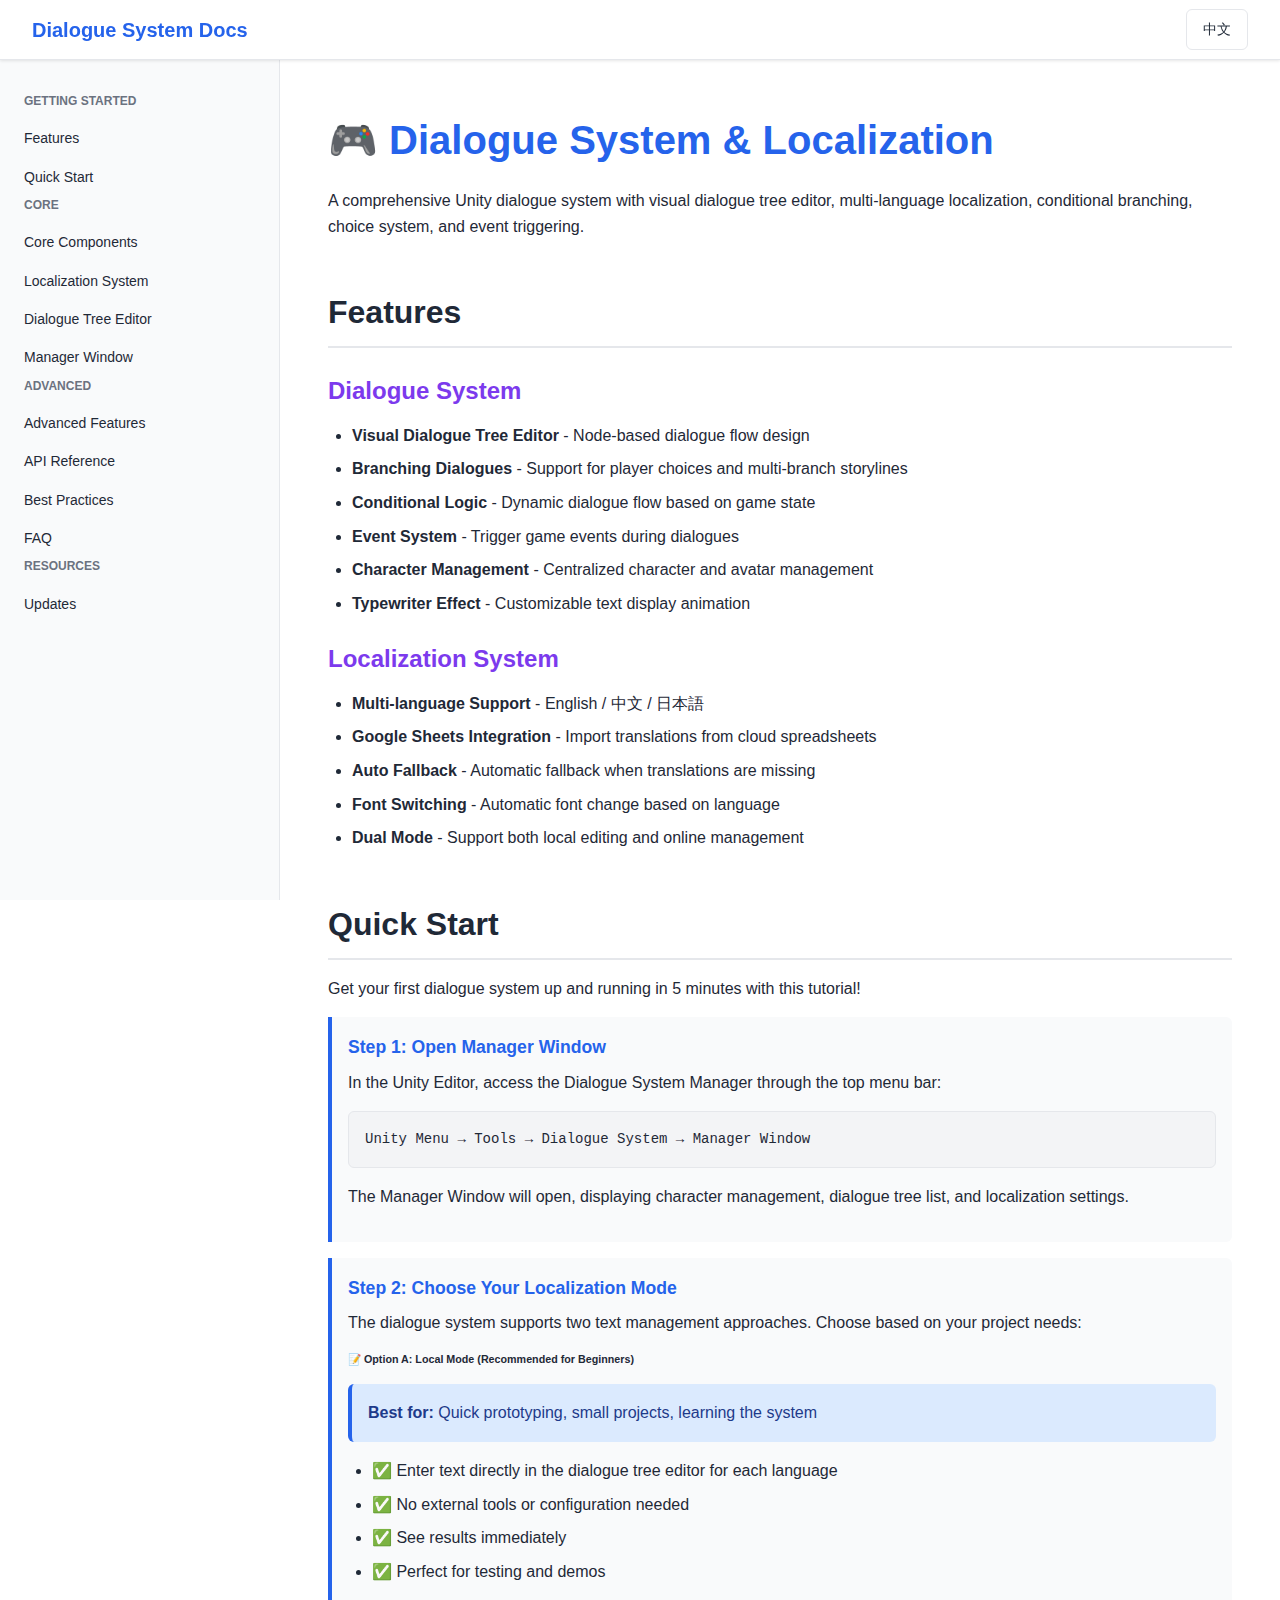
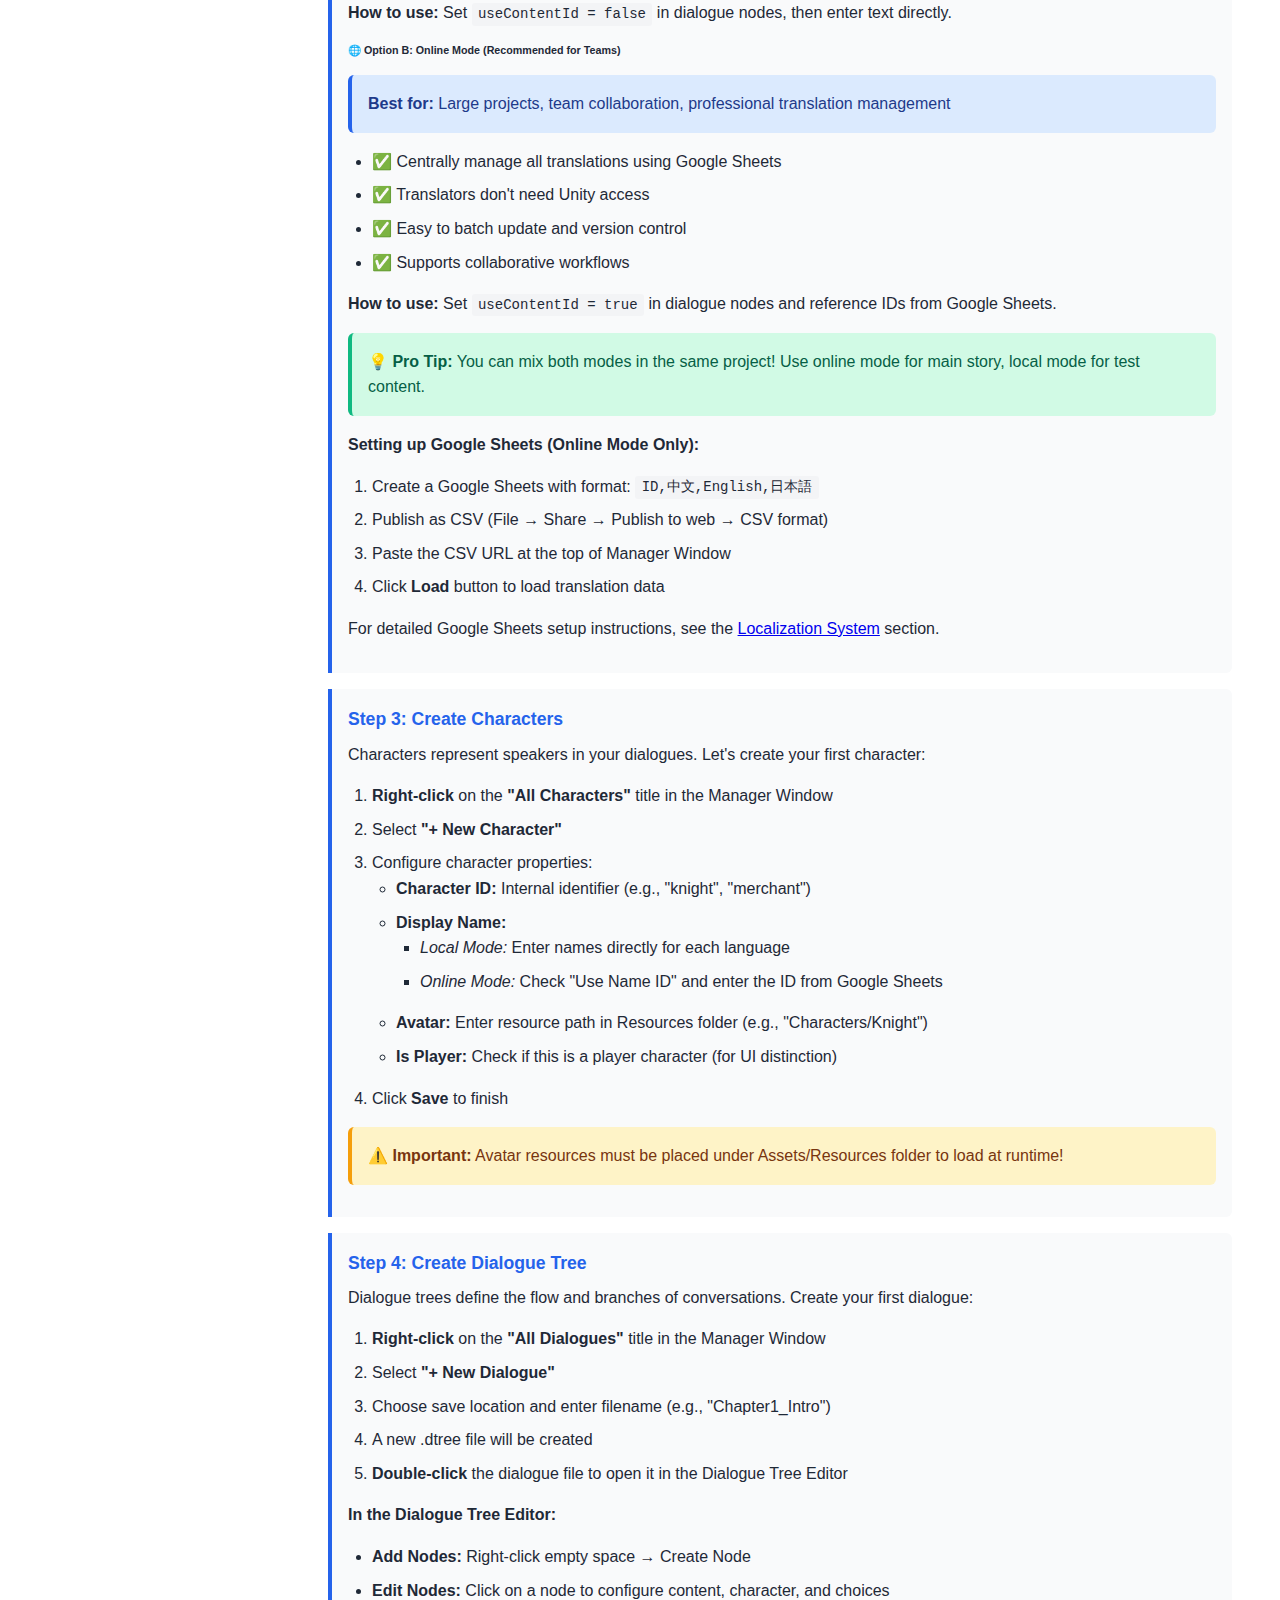
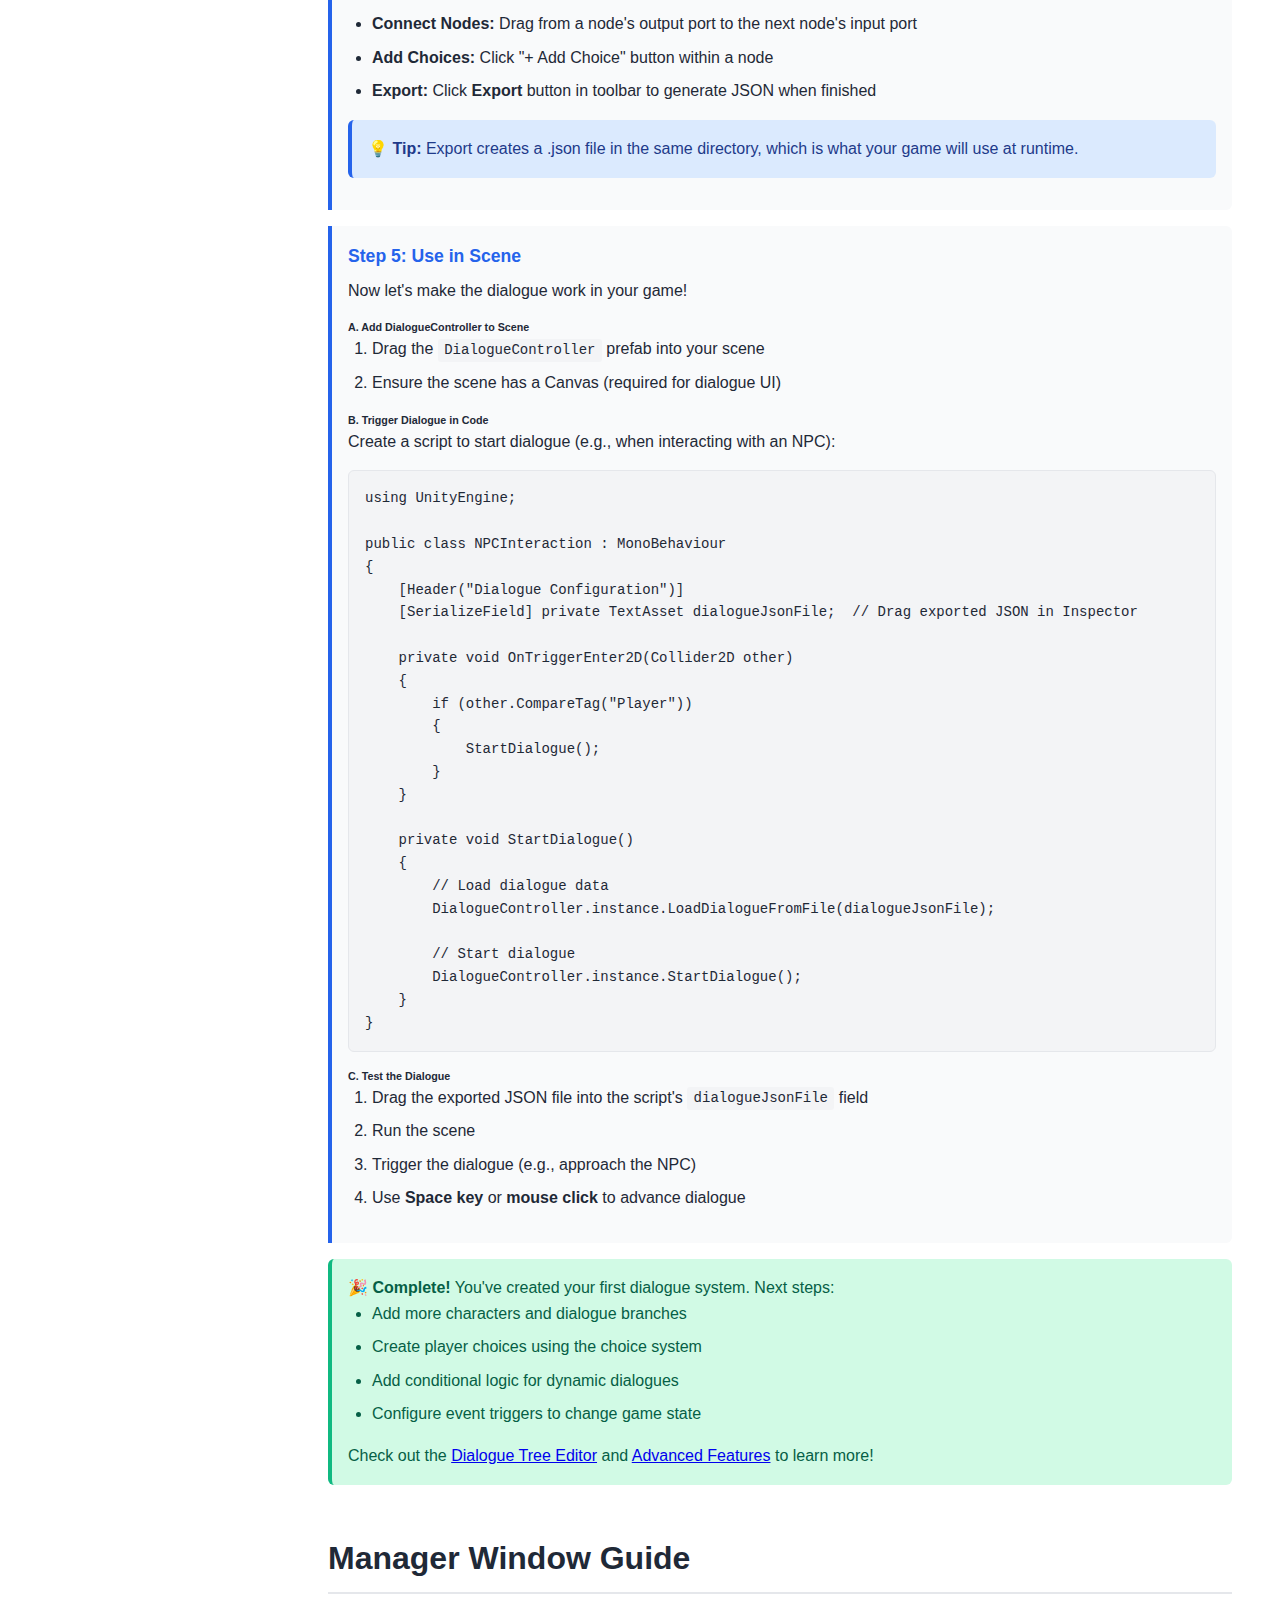
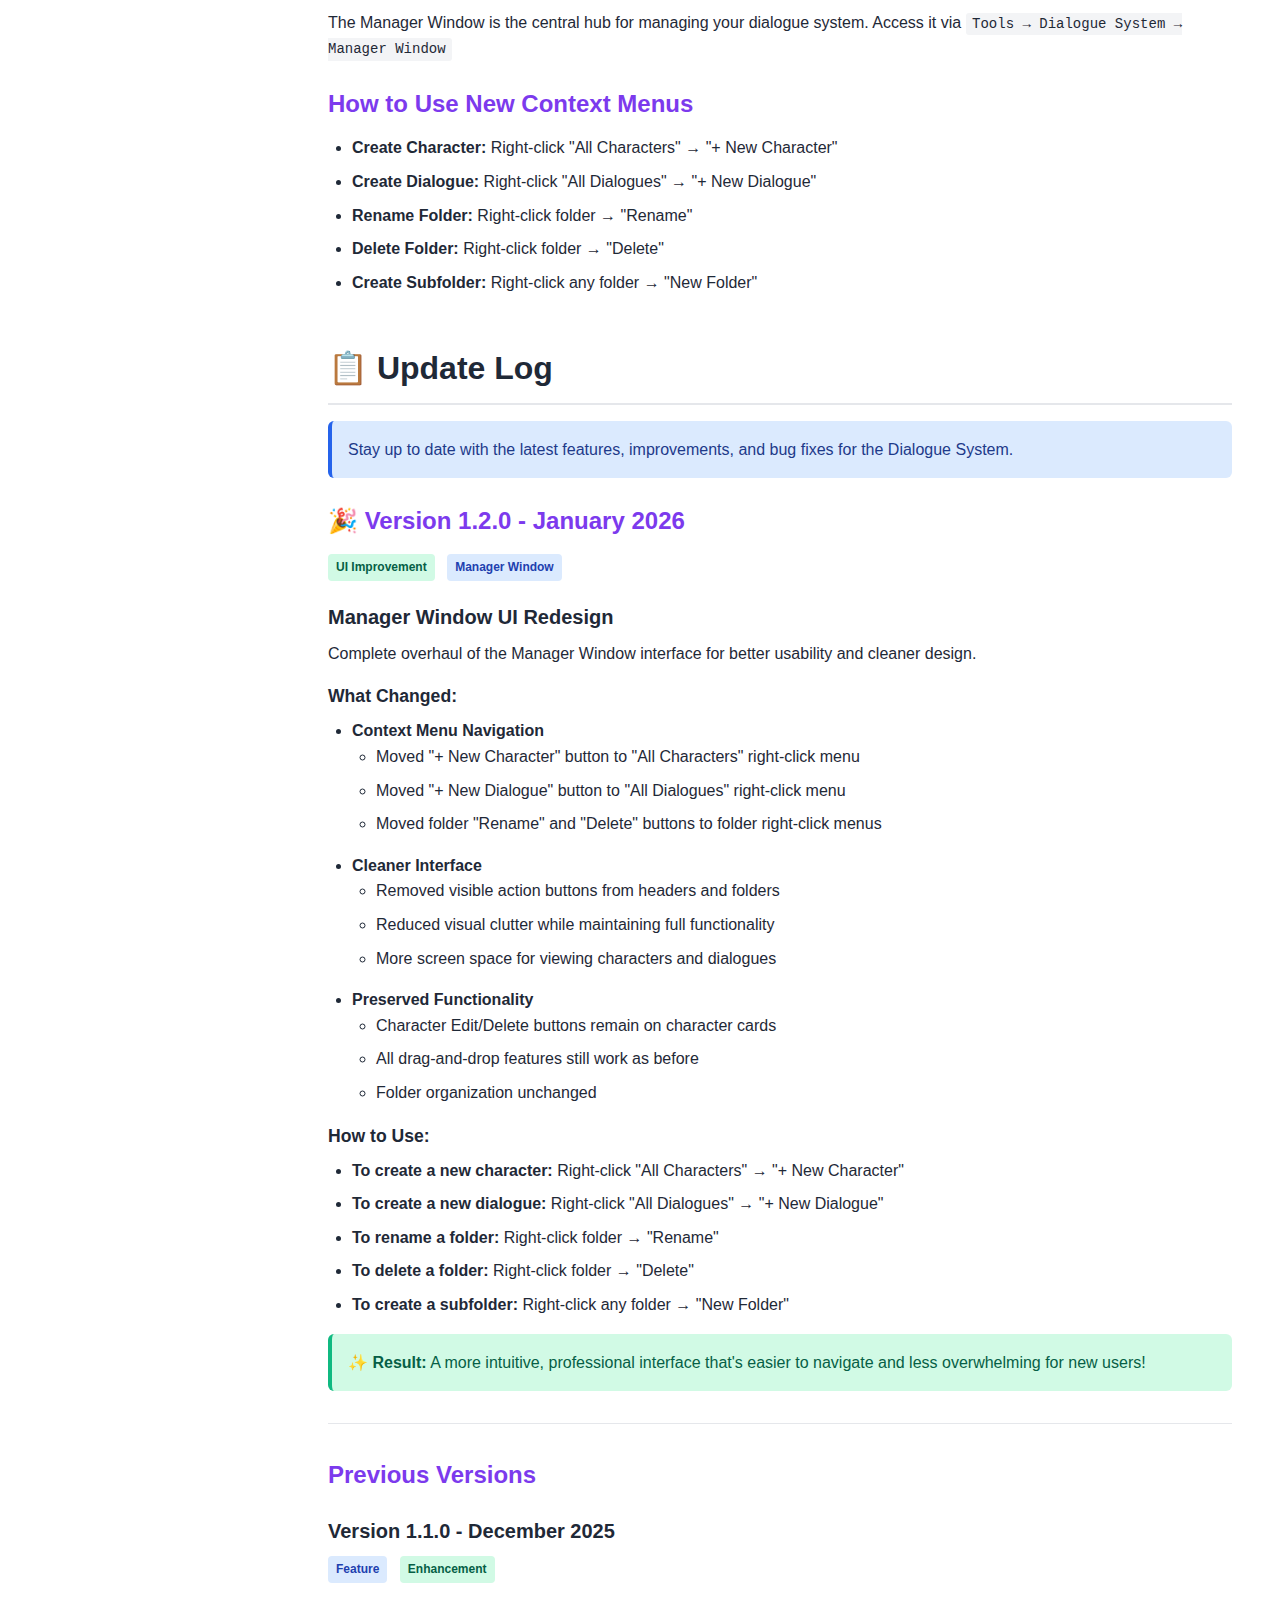
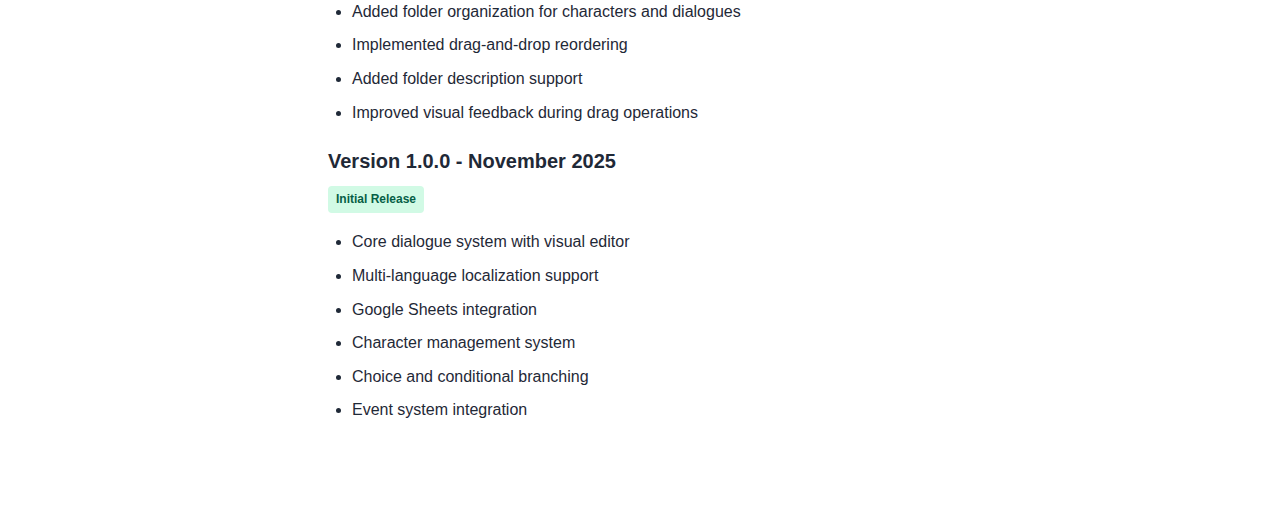
<file: index.html>
<!DOCTYPE html>
<html>
<head>
    <meta charset="UTF-8">
    <meta http-equiv="refresh" content="0; url=index-en.html">
    <title>Redirecting...</title>
</head>
<body>
    <p>Redirecting to documentation...</p>
    <script>
        window.location.href = 'index-en.html';
    </script>
</body>
</html>
</file>
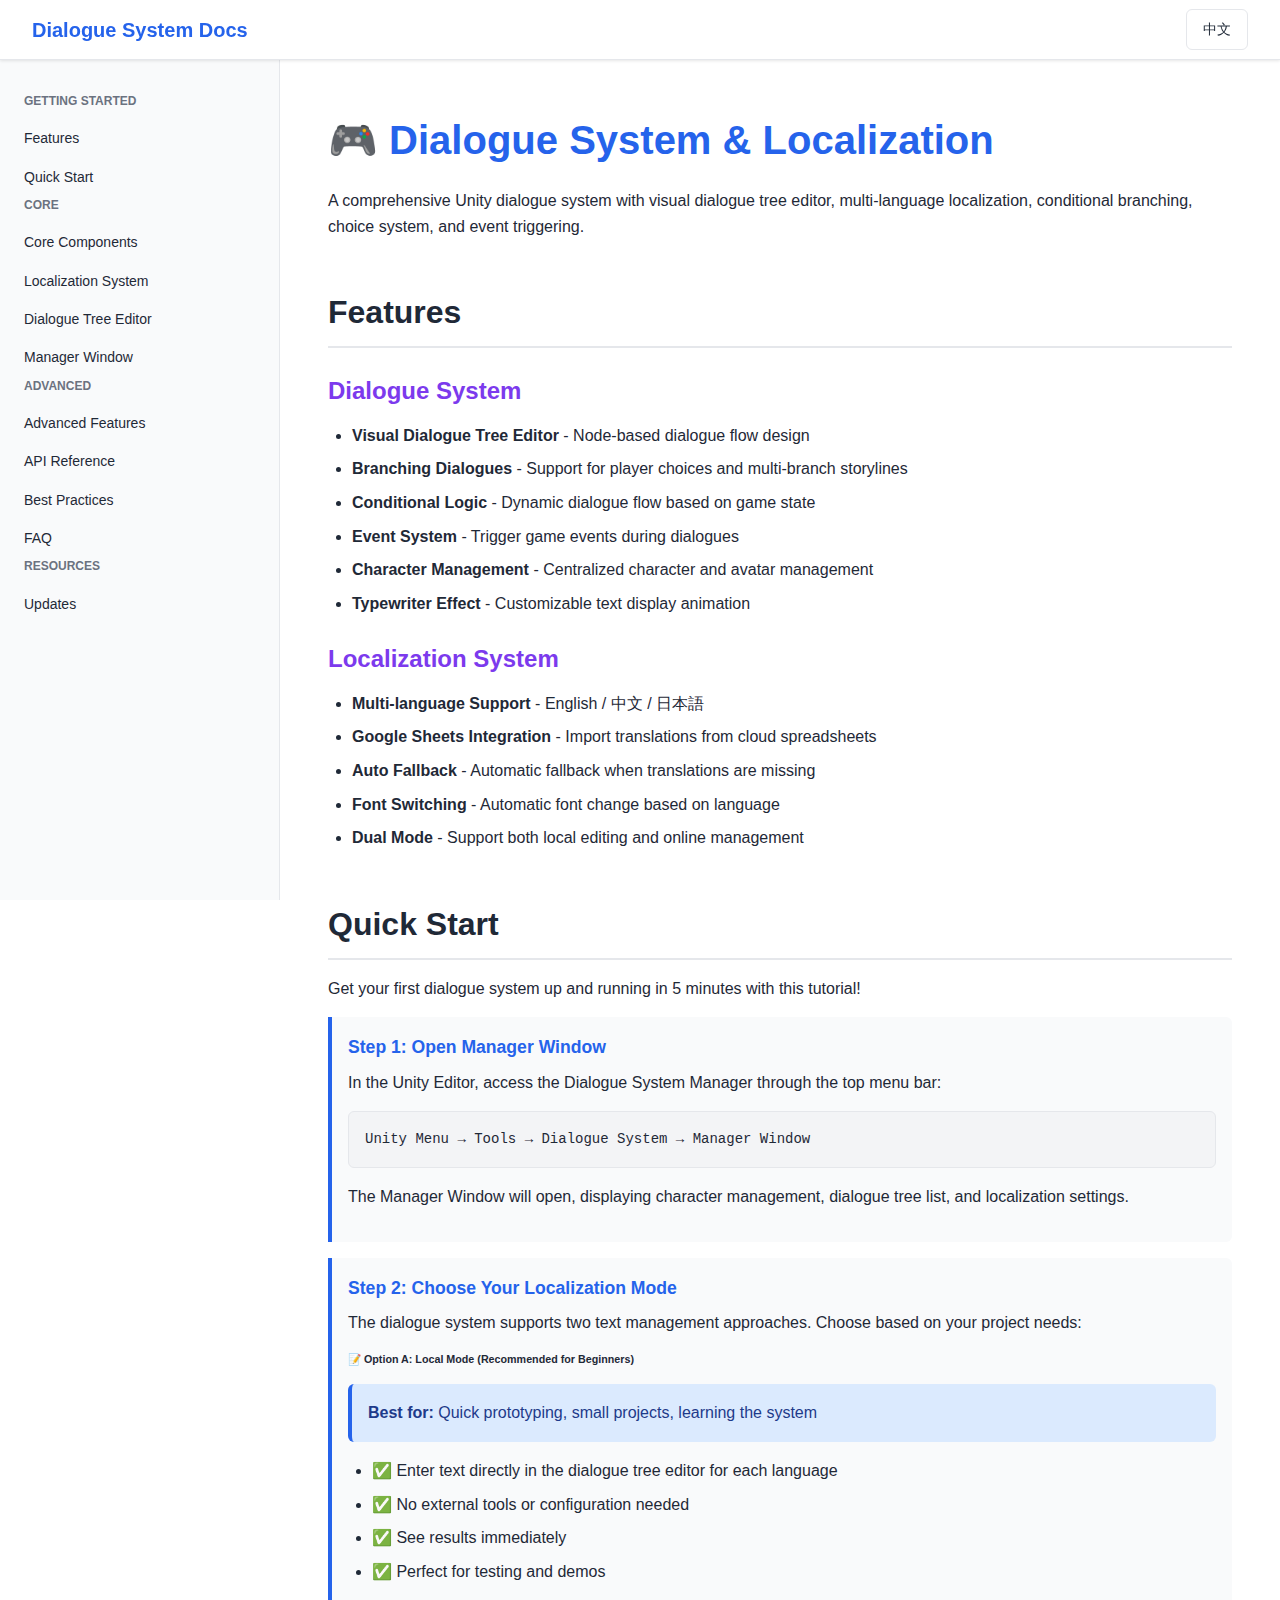
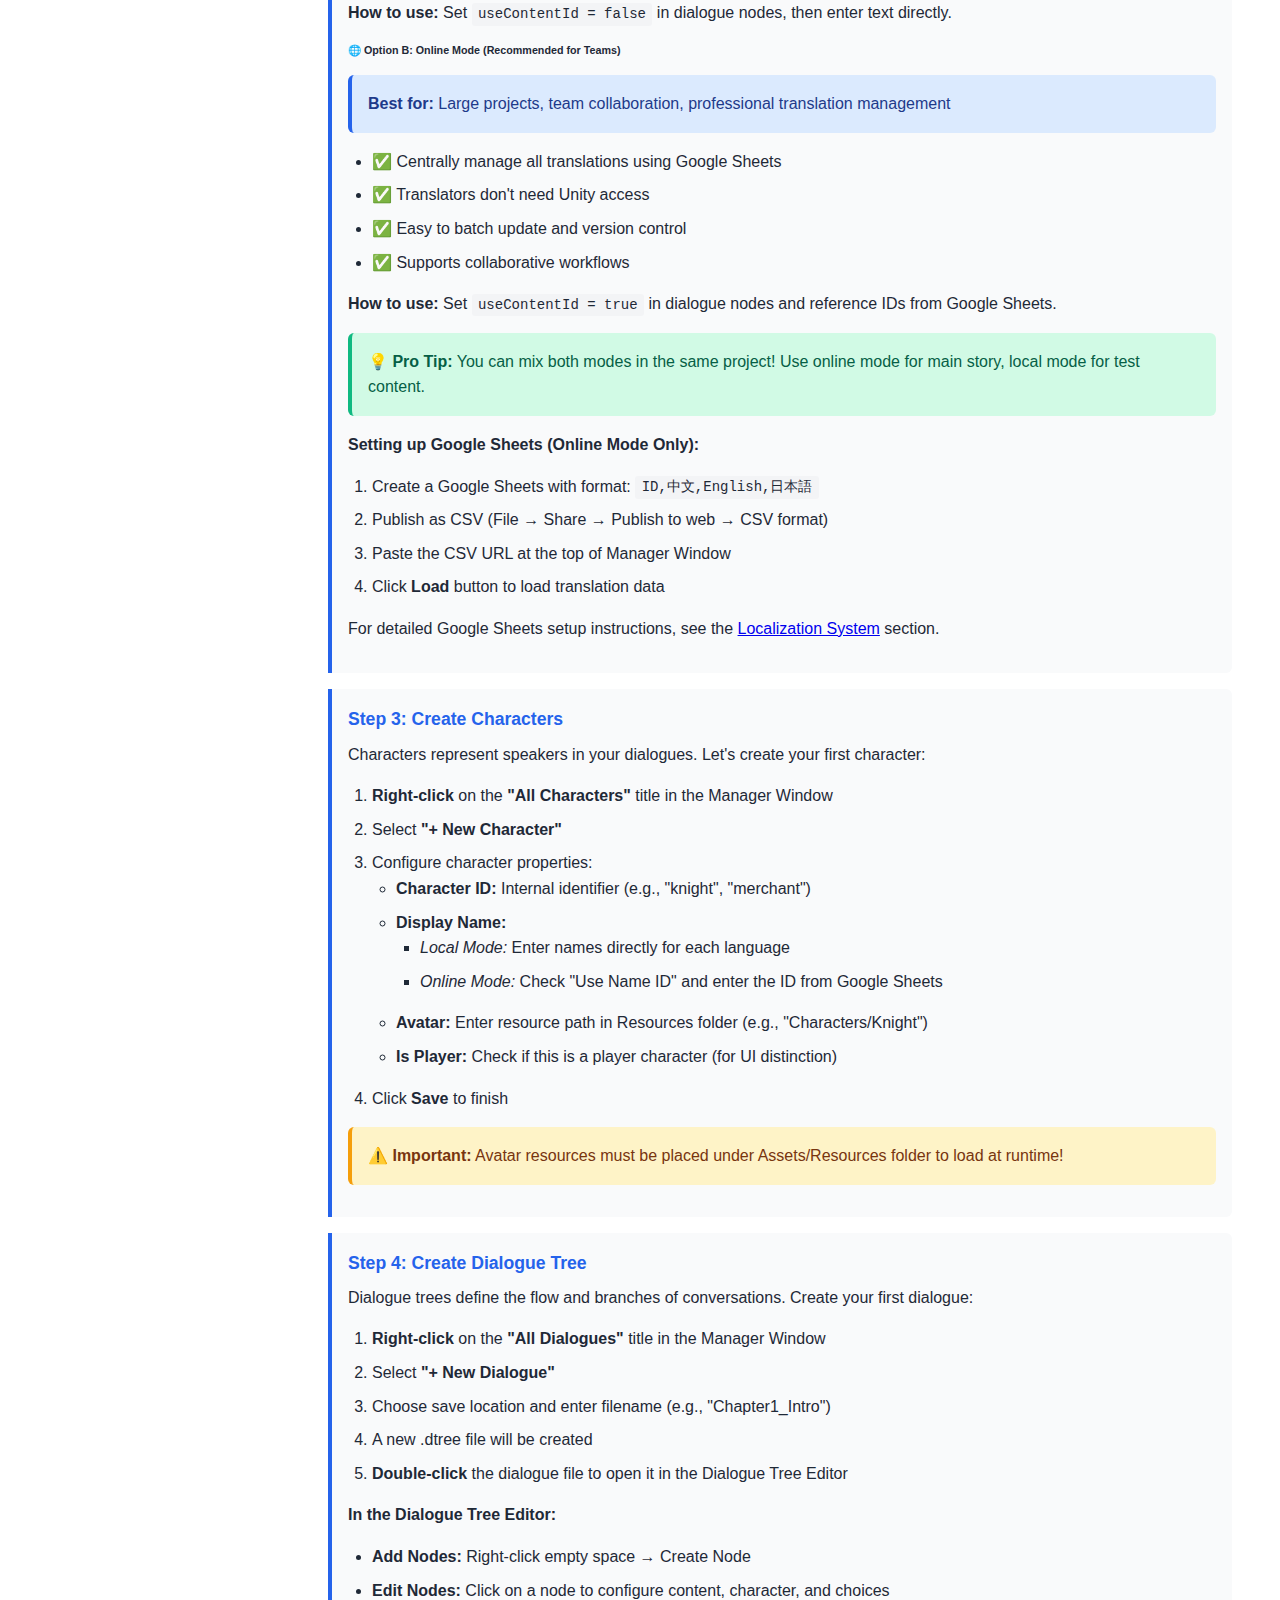
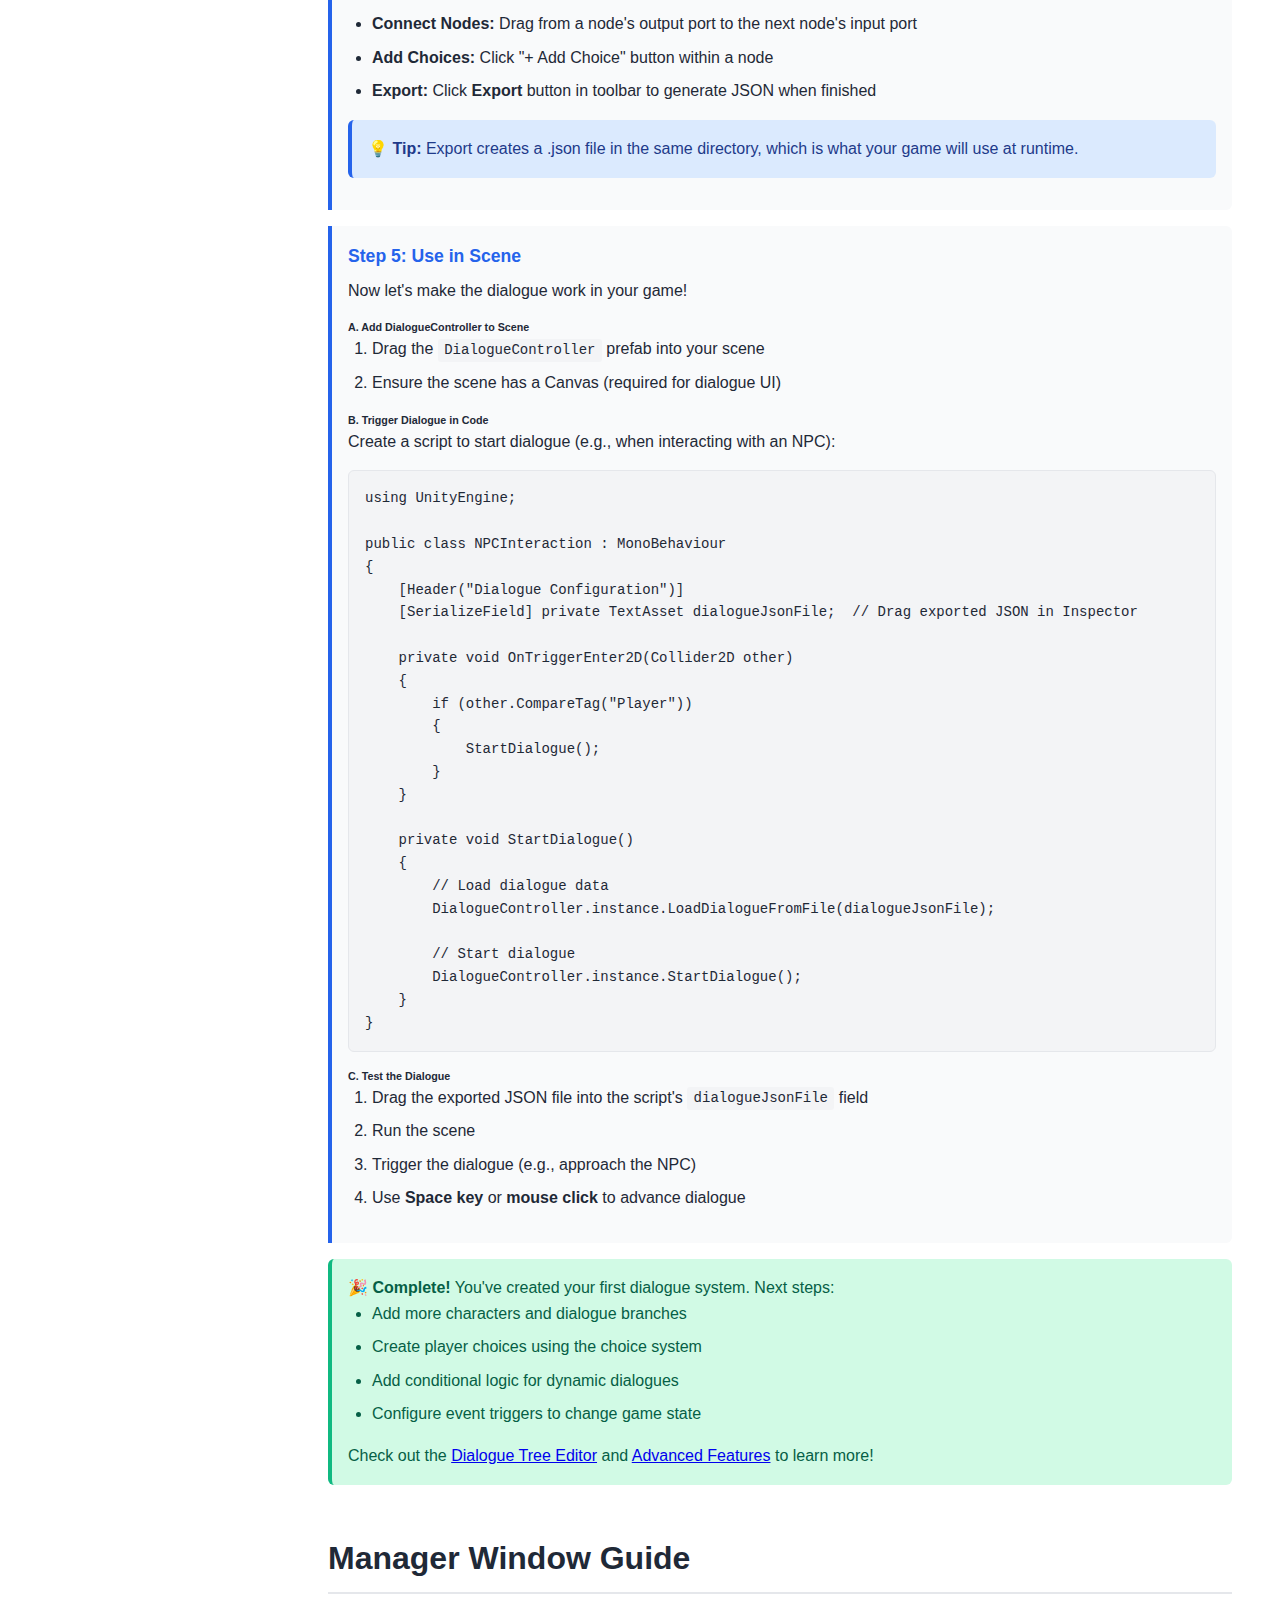
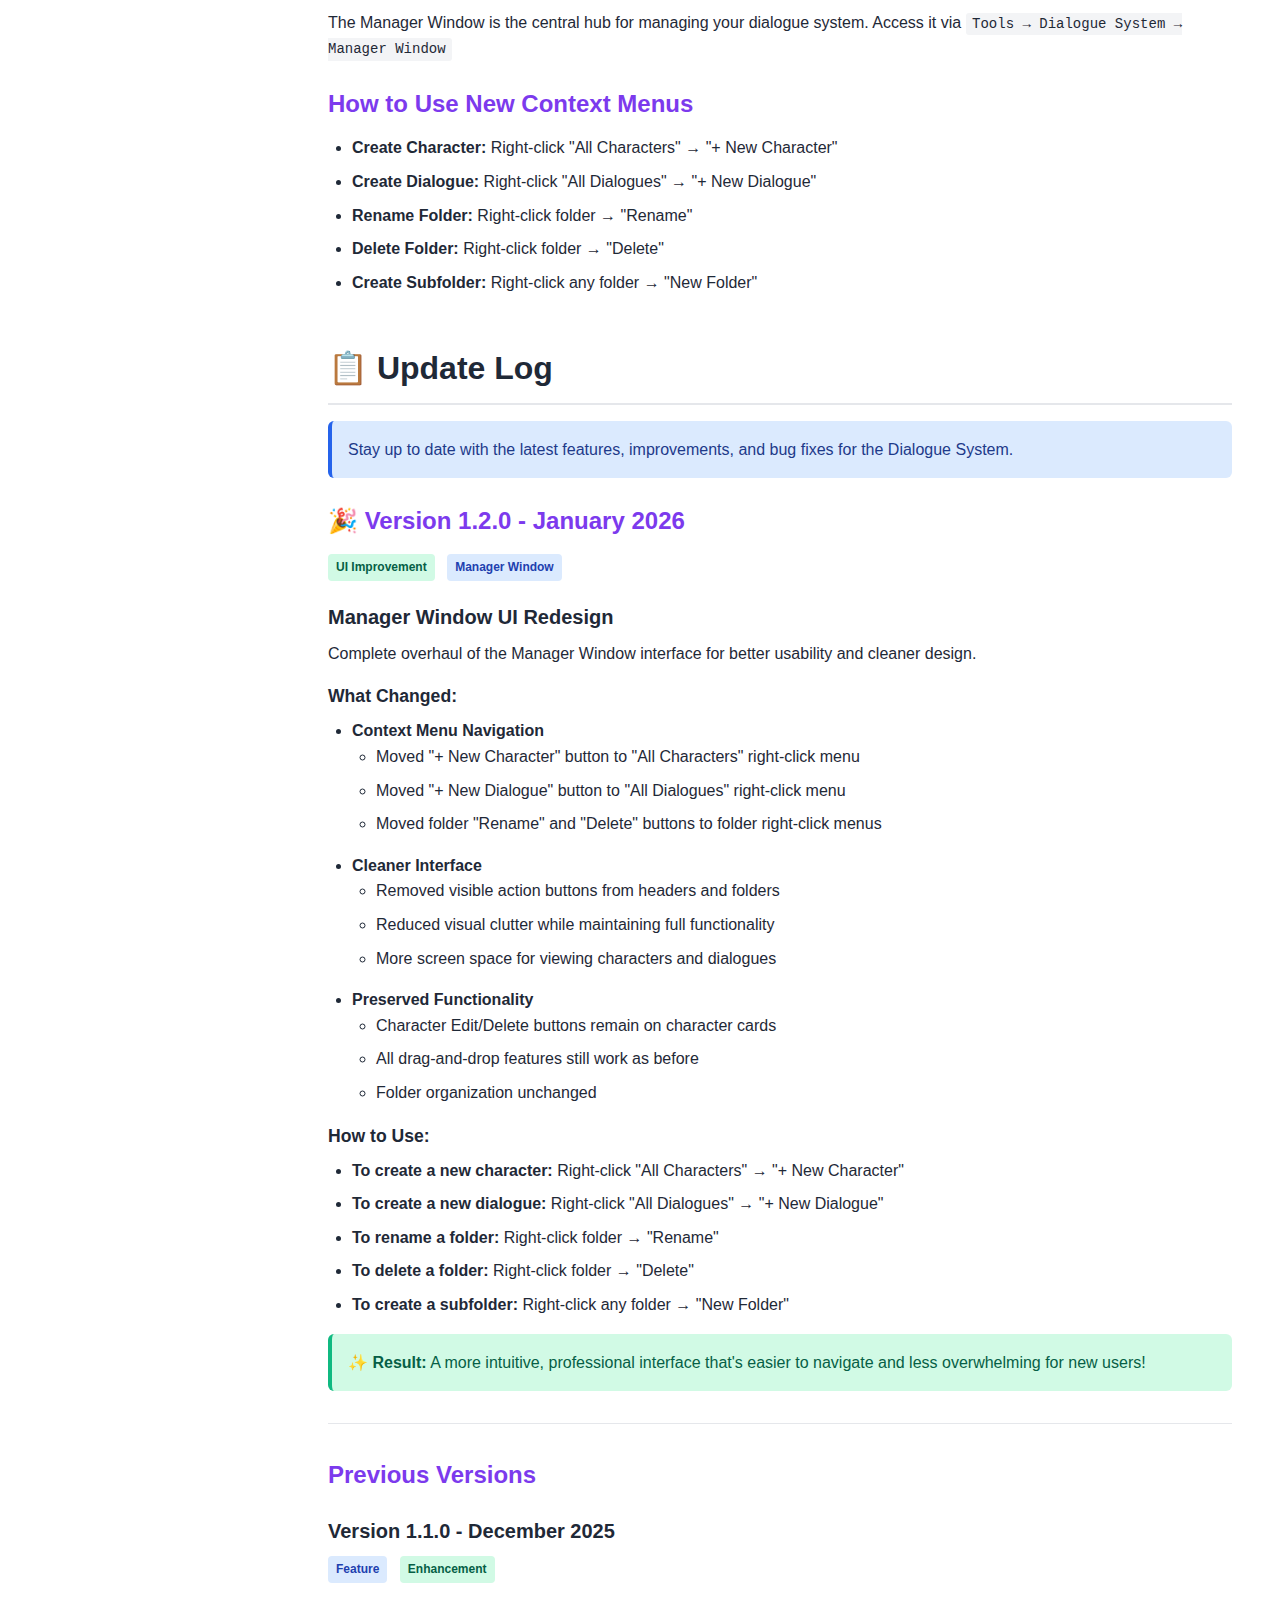
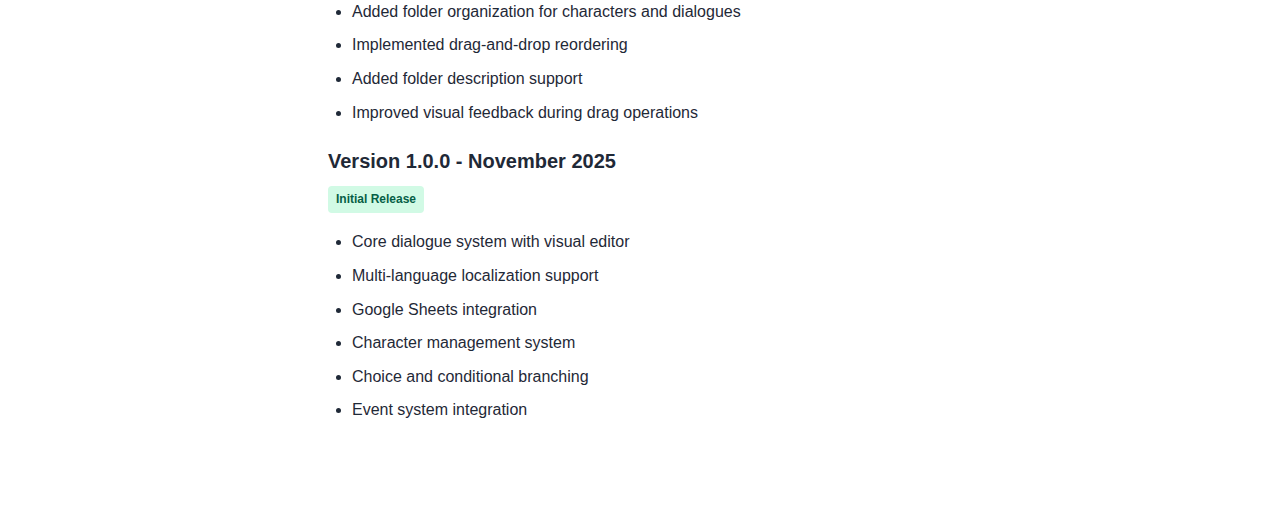
<file: index-en.html>
<!DOCTYPE html>
<html lang="en">
<head>
    <meta charset="UTF-8">
    <meta name="viewport" content="width=device-width, initial-scale=1.0">
    <title>Dialogue System Documentation - English</title>
    <link rel="stylesheet" href="styles.css">
</head>
<body>
    <!-- Header -->
    <header>
        <button class="mobile-menu-btn" onclick="toggleSidebar()">☰</button>
        <a href="#" class="logo">Dialogue System Docs</a>
        <div class="header-right">
            <a href="index-zh.html" class="lang-switch">中文</a>
        </div>
    </header>

    <!-- Sidebar -->
    <nav class="sidebar" id="sidebar">
        <div class="nav-section">
            <div class="nav-title">Getting Started</div>
            <a href="#features" class="nav-link">Features</a>
            <a href="#quick-start" class="nav-link">Quick Start</a>
            
            <div class="nav-title">Core</div>
            <a href="#core-components" class="nav-link">Core Components</a>
            <a href="#localization" class="nav-link">Localization System</a>
            <a href="#dialogue-editor" class="nav-link">Dialogue Tree Editor</a>
            <a href="#manager-window" class="nav-link">Manager Window</a>
            
            <div class="nav-title">Advanced</div>
            <a href="#advanced" class="nav-link">Advanced Features</a>
            <a href="#api" class="nav-link">API Reference</a>
            <a href="#best-practices" class="nav-link">Best Practices</a>
            <a href="#faq" class="nav-link">FAQ</a>
            
            <div class="nav-title">Resources</div>
            <a href="#updates" class="nav-link">Updates</a>
        </div>
    </nav>

    <!-- Main Content -->
    <main class="main">
        <div class="content">
            <section id="intro">
                <h1>🎮 Dialogue System & Localization</h1>
                <p>A comprehensive Unity dialogue system with visual dialogue tree editor, multi-language localization, conditional branching, choice system, and event triggering.</p>
            </section>

            <section id="features">
                <h2>Features</h2>
                
                <h3>Dialogue System</h3>
                <ul>
                    <li><strong>Visual Dialogue Tree Editor</strong> - Node-based dialogue flow design</li>
                    <li><strong>Branching Dialogues</strong> - Support for player choices and multi-branch storylines</li>
                    <li><strong>Conditional Logic</strong> - Dynamic dialogue flow based on game state</li>
                    <li><strong>Event System</strong> - Trigger game events during dialogues</li>
                    <li><strong>Character Management</strong> - Centralized character and avatar management</li>
                    <li><strong>Typewriter Effect</strong> - Customizable text display animation</li>
                </ul>

                <h3>Localization System</h3>
                <ul>
                    <li><strong>Multi-language Support</strong> - English / 中文 / 日本語</li>
                    <li><strong>Google Sheets Integration</strong> - Import translations from cloud spreadsheets</li>
                    <li><strong>Auto Fallback</strong> - Automatic fallback when translations are missing</li>
                    <li><strong>Font Switching</strong> - Automatic font change based on language</li>
                    <li><strong>Dual Mode</strong> - Support both local editing and online management</li>
                </ul>
            </section>

            <section id="quick-start">
                <h2>Quick Start</h2>
                
                <p>Get your first dialogue system up and running in 5 minutes with this tutorial!</p>

                <div class="step-box">
                    <h5>Step 1: Open Manager Window</h5>
                    <p>In the Unity Editor, access the Dialogue System Manager through the top menu bar:</p>
                    <pre><code>Unity Menu → Tools → Dialogue System → Manager Window</code></pre>
                    <p>The Manager Window will open, displaying character management, dialogue tree list, and localization settings.</p>
                </div>

                <div class="step-box">
                    <h5>Step 2: Choose Your Localization Mode</h5>
                    <p>The dialogue system supports two text management approaches. Choose based on your project needs:</p>
                    
                    <h6><strong>📝 Option A: Local Mode (Recommended for Beginners)</strong></h6>
                    <div class="alert alert-info">
                        <strong>Best for:</strong> Quick prototyping, small projects, learning the system
                    </div>
                    <ul>
                        <li>✅ Enter text directly in the dialogue tree editor for each language</li>
                        <li>✅ No external tools or configuration needed</li>
                        <li>✅ See results immediately</li>
                        <li>✅ Perfect for testing and demos</li>
                    </ul>
                    <p><strong>How to use:</strong> Set <code>useContentId = false</code> in dialogue nodes, then enter text directly.</p>
                    
                    <h6><strong>🌐 Option B: Online Mode (Recommended for Teams)</strong></h6>
                    <div class="alert alert-info">
                        <strong>Best for:</strong> Large projects, team collaboration, professional translation management
                    </div>
                    <ul>
                        <li>✅ Centrally manage all translations using Google Sheets</li>
                        <li>✅ Translators don't need Unity access</li>
                        <li>✅ Easy to batch update and version control</li>
                        <li>✅ Supports collaborative workflows</li>
                    </ul>
                    <p><strong>How to use:</strong> Set <code>useContentId = true</code> in dialogue nodes and reference IDs from Google Sheets.</p>
                    
                    <div class="alert alert-success">
                        <strong>💡 Pro Tip:</strong> You can mix both modes in the same project! Use online mode for main story, local mode for test content.
                    </div>

                    <p><strong>Setting up Google Sheets (Online Mode Only):</strong></p>
                    <ol>
                        <li>Create a Google Sheets with format: <code>ID,中文,English,日本語</code></li>
                        <li>Publish as CSV (File → Share → Publish to web → CSV format)</li>
                        <li>Paste the CSV URL at the top of Manager Window</li>
                        <li>Click <strong>Load</strong> button to load translation data</li>
                    </ol>
                    <p>For detailed Google Sheets setup instructions, see the <a href="#localization">Localization System</a> section.</p>
                </div>

                <div class="step-box">
                    <h5>Step 3: Create Characters</h5>
                    <p>Characters represent speakers in your dialogues. Let's create your first character:</p>
                    <ol>
                        <li><strong>Right-click</strong> on the <strong>"All Characters"</strong> title in the Manager Window</li>
                        <li>Select <strong>"+ New Character"</strong></li>
                        <li>Configure character properties:
                            <ul>
                                <li><strong>Character ID:</strong> Internal identifier (e.g., "knight", "merchant")</li>
                                <li><strong>Display Name:</strong>
                                    <ul>
                                        <li><em>Local Mode:</em> Enter names directly for each language</li>
                                        <li><em>Online Mode:</em> Check "Use Name ID" and enter the ID from Google Sheets</li>
                                    </ul>
                                </li>
                                <li><strong>Avatar:</strong> Enter resource path in Resources folder (e.g., "Characters/Knight")</li>
                                <li><strong>Is Player:</strong> Check if this is a player character (for UI distinction)</li>
                            </ul>
                        </li>
                        <li>Click <strong>Save</strong> to finish</li>
                    </ol>
                    
                    <div class="alert alert-warning">
                        <strong>⚠️ Important:</strong> Avatar resources must be placed under Assets/Resources folder to load at runtime!
                    </div>
                </div>

                <div class="step-box">
                    <h5>Step 4: Create Dialogue Tree</h5>
                    <p>Dialogue trees define the flow and branches of conversations. Create your first dialogue:</p>
                    <ol>
                        <li><strong>Right-click</strong> on the <strong>"All Dialogues"</strong> title in the Manager Window</li>
                        <li>Select <strong>"+ New Dialogue"</strong></li>
                        <li>Choose save location and enter filename (e.g., "Chapter1_Intro")</li>
                        <li>A new .dtree file will be created</li>
                        <li><strong>Double-click</strong> the dialogue file to open it in the Dialogue Tree Editor</li>
                    </ol>
                    
                    <p><strong>In the Dialogue Tree Editor:</strong></p>
                    <ul>
                        <li><strong>Add Nodes:</strong> Right-click empty space → Create Node</li>
                        <li><strong>Edit Nodes:</strong> Click on a node to configure content, character, and choices</li>
                        <li><strong>Connect Nodes:</strong> Drag from a node's output port to the next node's input port</li>
                        <li><strong>Add Choices:</strong> Click "+ Add Choice" button within a node</li>
                        <li><strong>Export:</strong> Click <strong>Export</strong> button in toolbar to generate JSON when finished</li>
                    </ul>
                    
                    <div class="alert alert-info">
                        <strong>💡 Tip:</strong> Export creates a .json file in the same directory, which is what your game will use at runtime.
                    </div>
                </div>

                <div class="step-box">
                    <h5>Step 5: Use in Scene</h5>
                    <p>Now let's make the dialogue work in your game!</p>
                    
                    <h6><strong>A. Add DialogueController to Scene</strong></h6>
                    <ol>
                        <li>Drag the <code>DialogueController</code> prefab into your scene</li>
                        <li>Ensure the scene has a Canvas (required for dialogue UI)</li>
                    </ol>
                    
                    <h6><strong>B. Trigger Dialogue in Code</strong></h6>
                    <p>Create a script to start dialogue (e.g., when interacting with an NPC):</p>
                    <pre><code>using UnityEngine;

public class NPCInteraction : MonoBehaviour
{
    [Header("Dialogue Configuration")]
    [SerializeField] private TextAsset dialogueJsonFile;  // Drag exported JSON in Inspector
    
    private void OnTriggerEnter2D(Collider2D other)
    {
        if (other.CompareTag("Player"))
        {
            StartDialogue();
        }
    }
    
    private void StartDialogue()
    {
        // Load dialogue data
        DialogueController.instance.LoadDialogueFromFile(dialogueJsonFile);
        
        // Start dialogue
        DialogueController.instance.StartDialogue();
    }
}</code></pre>

                    <h6><strong>C. Test the Dialogue</strong></h6>
                    <ol>
                        <li>Drag the exported JSON file into the script's <code>dialogueJsonFile</code> field</li>
                        <li>Run the scene</li>
                        <li>Trigger the dialogue (e.g., approach the NPC)</li>
                        <li>Use <strong>Space key</strong> or <strong>mouse click</strong> to advance dialogue</li>
                    </ol>
                </div>

                <div class="alert alert-success">
                    <strong>🎉 Complete!</strong> You've created your first dialogue system. Next steps:
                    <ul>
                        <li>Add more characters and dialogue branches</li>
                        <li>Create player choices using the choice system</li>
                        <li>Add conditional logic for dynamic dialogues</li>
                        <li>Configure event triggers to change game state</li>
                    </ul>
                    Check out the <a href="#dialogue-editor">Dialogue Tree Editor</a> and <a href="#advanced">Advanced Features</a> to learn more!
                </div>
            </section>

            <section id="manager-window">
                <h2>Manager Window Guide</h2>
                
                <p>The Manager Window is the central hub for managing your dialogue system. Access it via <code>Tools → Dialogue System → Manager Window</code></p>

                <h3>How to Use New Context Menus</h3>
                <ul>
                    <li><strong>Create Character:</strong> Right-click "All Characters" → "+ New Character"</li>
                    <li><strong>Create Dialogue:</strong> Right-click "All Dialogues" → "+ New Dialogue"</li>
                    <li><strong>Rename Folder:</strong> Right-click folder → "Rename"</li>
                    <li><strong>Delete Folder:</strong> Right-click folder → "Delete"</li>
                    <li><strong>Create Subfolder:</strong> Right-click any folder → "New Folder"</li>
                </ul>
            </section>

            <section id="updates">
                <h2>📋 Update Log</h2>
                
                <div class="alert alert-info">
                    Stay up to date with the latest features, improvements, and bug fixes for the Dialogue System.
                </div>

                <h3>🎉 Version 1.2.0 - January 2026</h3>
                <p><span class="badge badge-success">UI Improvement</span> <span class="badge badge-info">Manager Window</span></p>
                
                <h4>Manager Window UI Redesign</h4>
                <p>Complete overhaul of the Manager Window interface for better usability and cleaner design.</p>
                
                <h5>What Changed:</h5>
                <ul>
                    <li><strong>Context Menu Navigation</strong>
                        <ul>
                            <li>Moved "+ New Character" button to "All Characters" right-click menu</li>
                            <li>Moved "+ New Dialogue" button to "All Dialogues" right-click menu</li>
                            <li>Moved folder "Rename" and "Delete" buttons to folder right-click menus</li>
                        </ul>
                    </li>
                    <li><strong>Cleaner Interface</strong>
                        <ul>
                            <li>Removed visible action buttons from headers and folders</li>
                            <li>Reduced visual clutter while maintaining full functionality</li>
                            <li>More screen space for viewing characters and dialogues</li>
                        </ul>
                    </li>
                    <li><strong>Preserved Functionality</strong>
                        <ul>
                            <li>Character Edit/Delete buttons remain on character cards</li>
                            <li>All drag-and-drop features still work as before</li>
                            <li>Folder organization unchanged</li>
                        </ul>
                    </li>
                </ul>

                <h5>How to Use:</h5>
                <ul>
                    <li><strong>To create a new character:</strong> Right-click "All Characters" → "+ New Character"</li>
                    <li><strong>To create a new dialogue:</strong> Right-click "All Dialogues" → "+ New Dialogue"</li>
                    <li><strong>To rename a folder:</strong> Right-click folder → "Rename"</li>
                    <li><strong>To delete a folder:</strong> Right-click folder → "Delete"</li>
                    <li><strong>To create a subfolder:</strong> Right-click any folder → "New Folder"</li>
                </ul>

                <div class="alert alert-success">
                    <strong>✨ Result:</strong> A more intuitive, professional interface that's easier to navigate and less overwhelming for new users!
                </div>

                <hr style="margin: 2rem 0; border: 0; border-top: 1px solid var(--border-color);">

                <h3>Previous Versions</h3>
                
                <h4>Version 1.1.0 - December 2025</h4>
                <p><span class="badge badge-info">Feature</span> <span class="badge badge-success">Enhancement</span></p>
                <ul>
                    <li>Added folder organization for characters and dialogues</li>
                    <li>Implemented drag-and-drop reordering</li>
                    <li>Added folder description support</li>
                    <li>Improved visual feedback during drag operations</li>
                </ul>

                <h4>Version 1.0.0 - November 2025</h4>
                <p><span class="badge badge-success">Initial Release</span></p>
                <ul>
                    <li>Core dialogue system with visual editor</li>
                    <li>Multi-language localization support</li>
                    <li>Google Sheets integration</li>
                    <li>Character management system</li>
                    <li>Choice and conditional branching</li>
                    <li>Event system integration</li>
                </ul>
            </section>
        </div>
    </main>

    <!-- Back to Top Button -->
    <div class="back-to-top" id="backToTop" onclick="scrollToTop()">↑</div>

    <script src="script.js"></script>
</body>
</html>
</file>
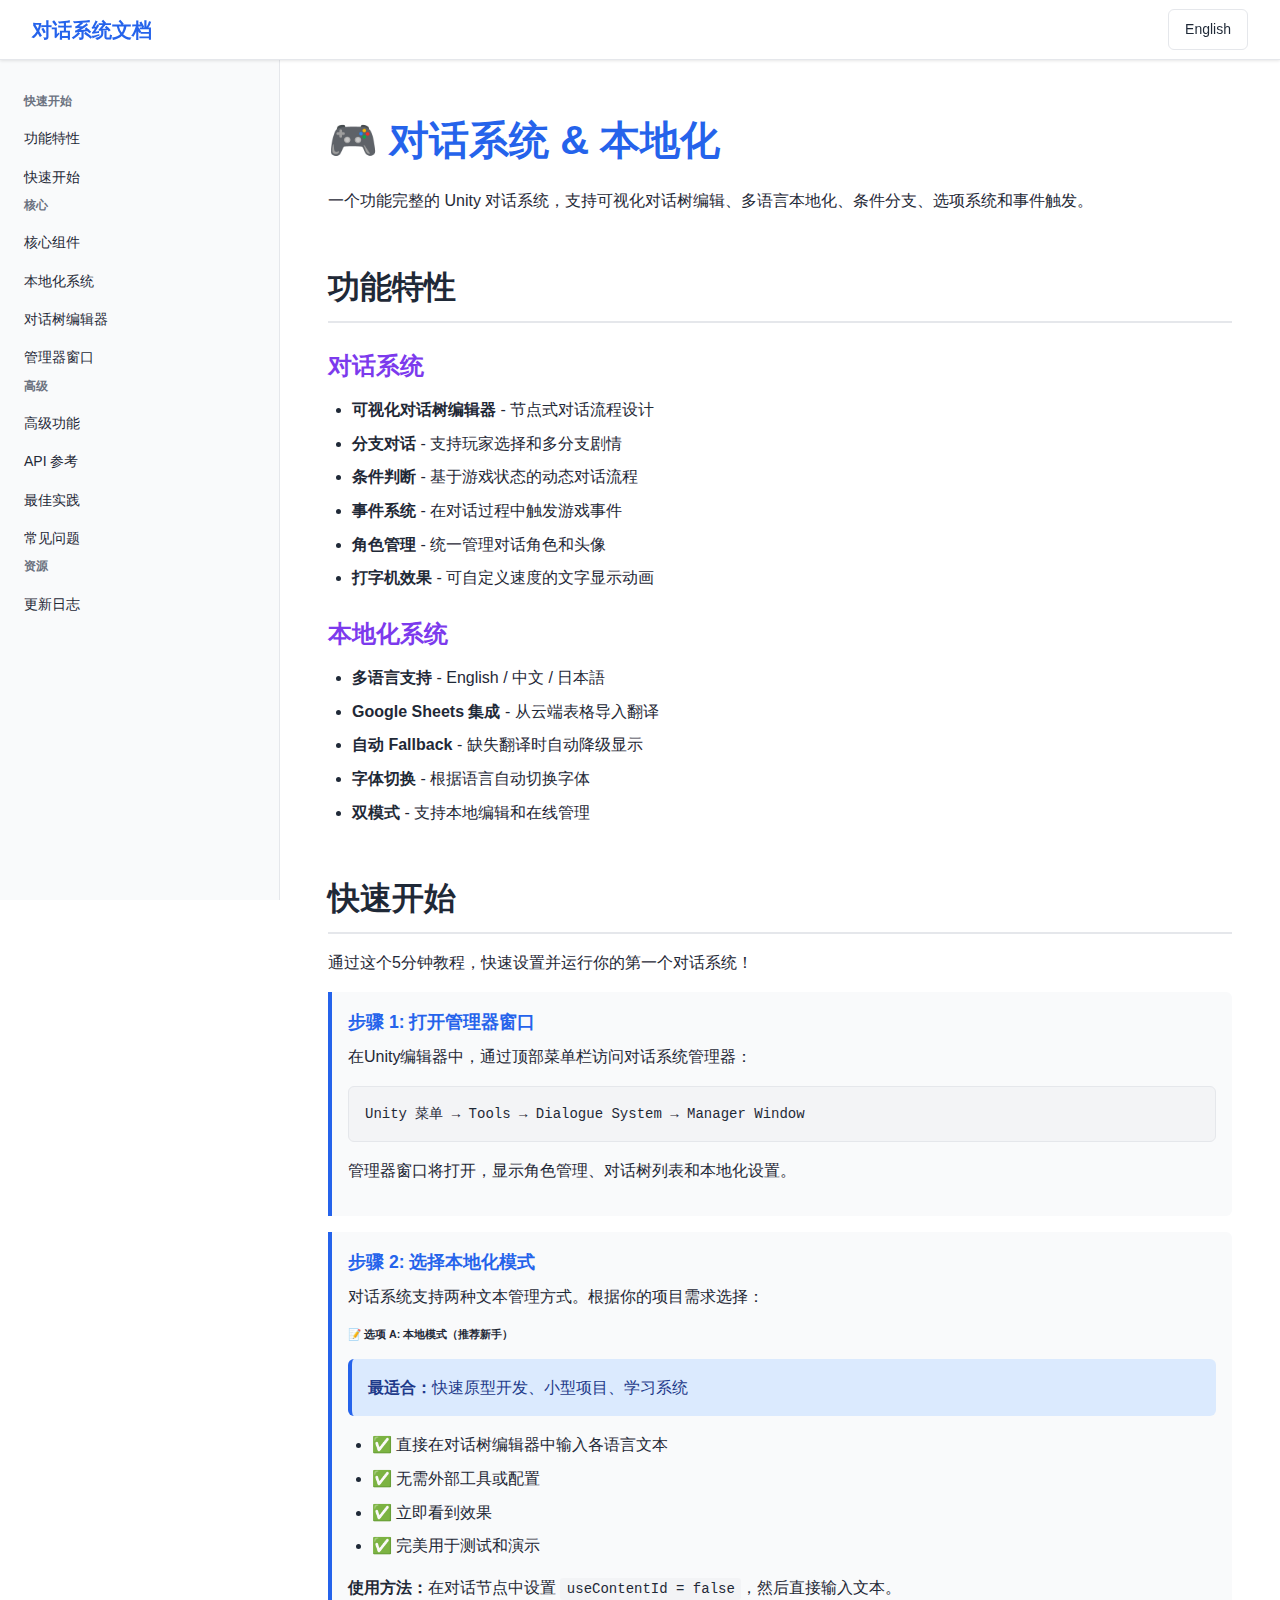
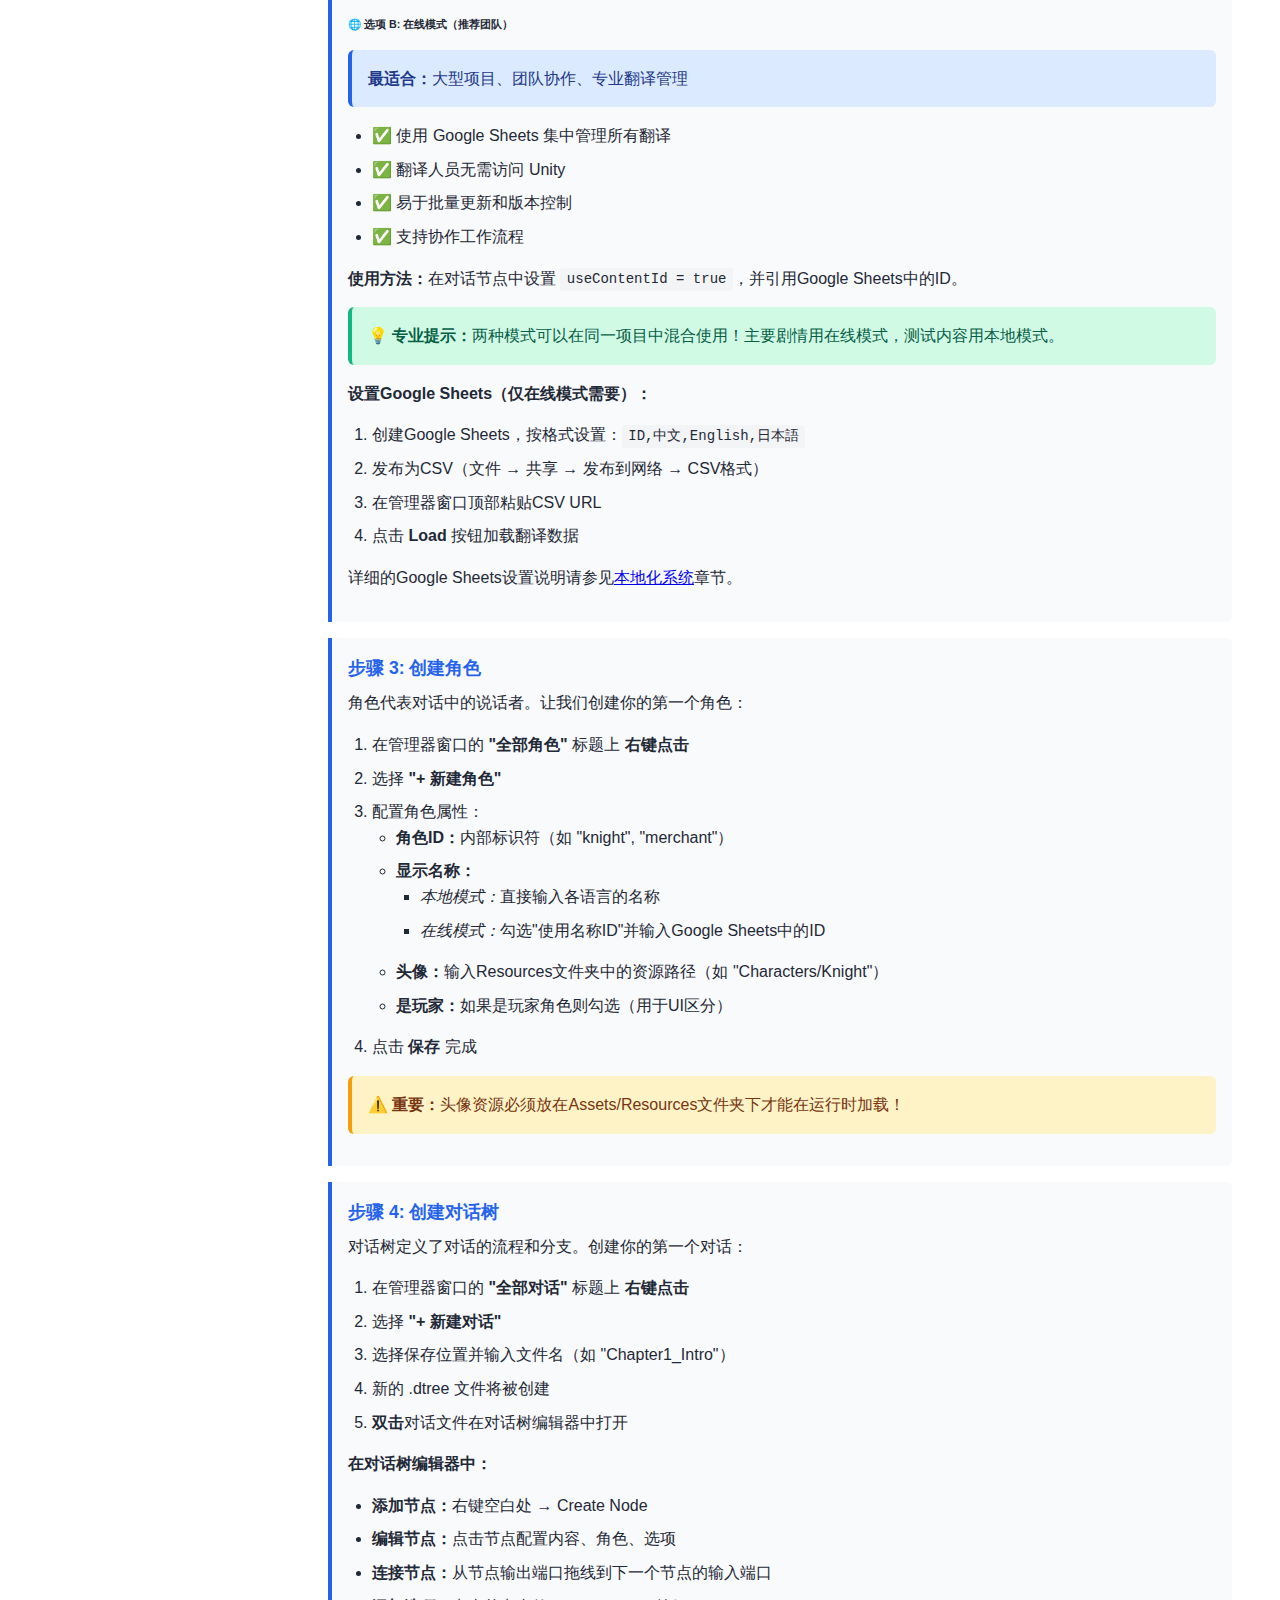
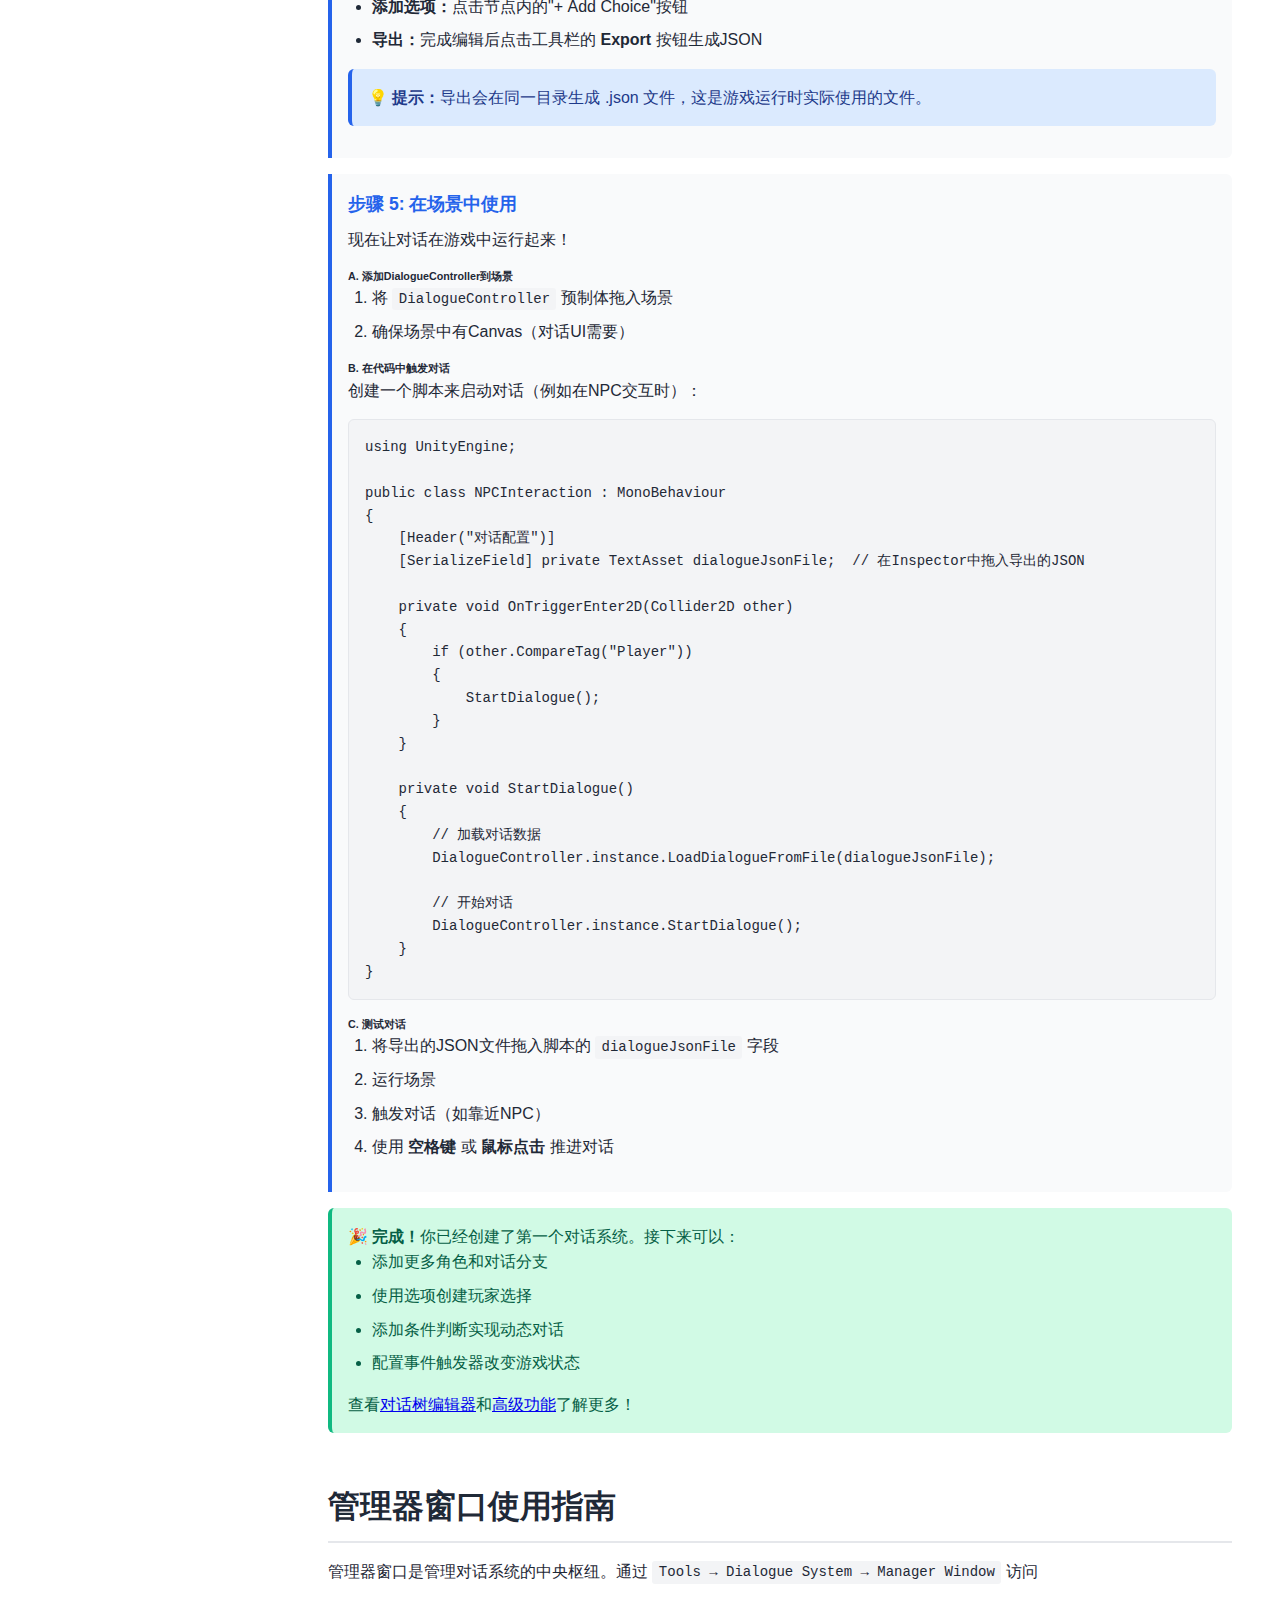
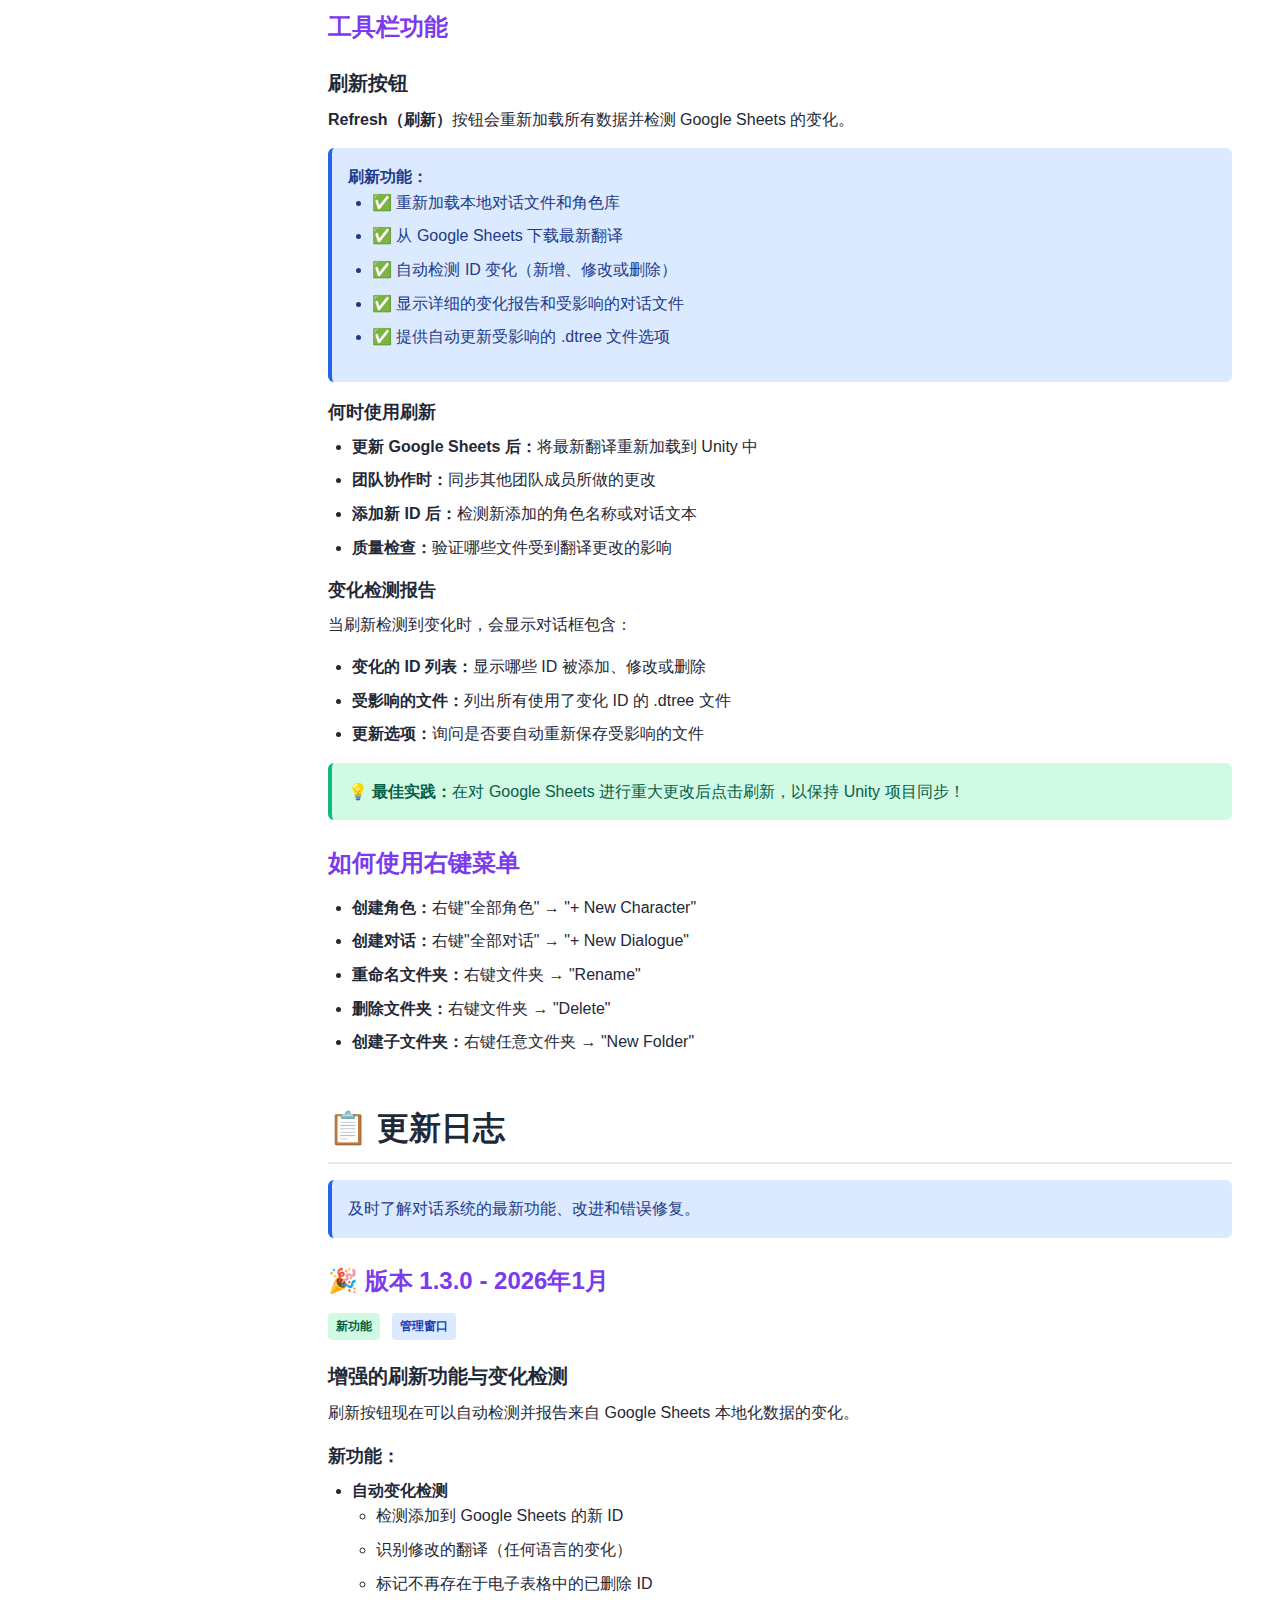
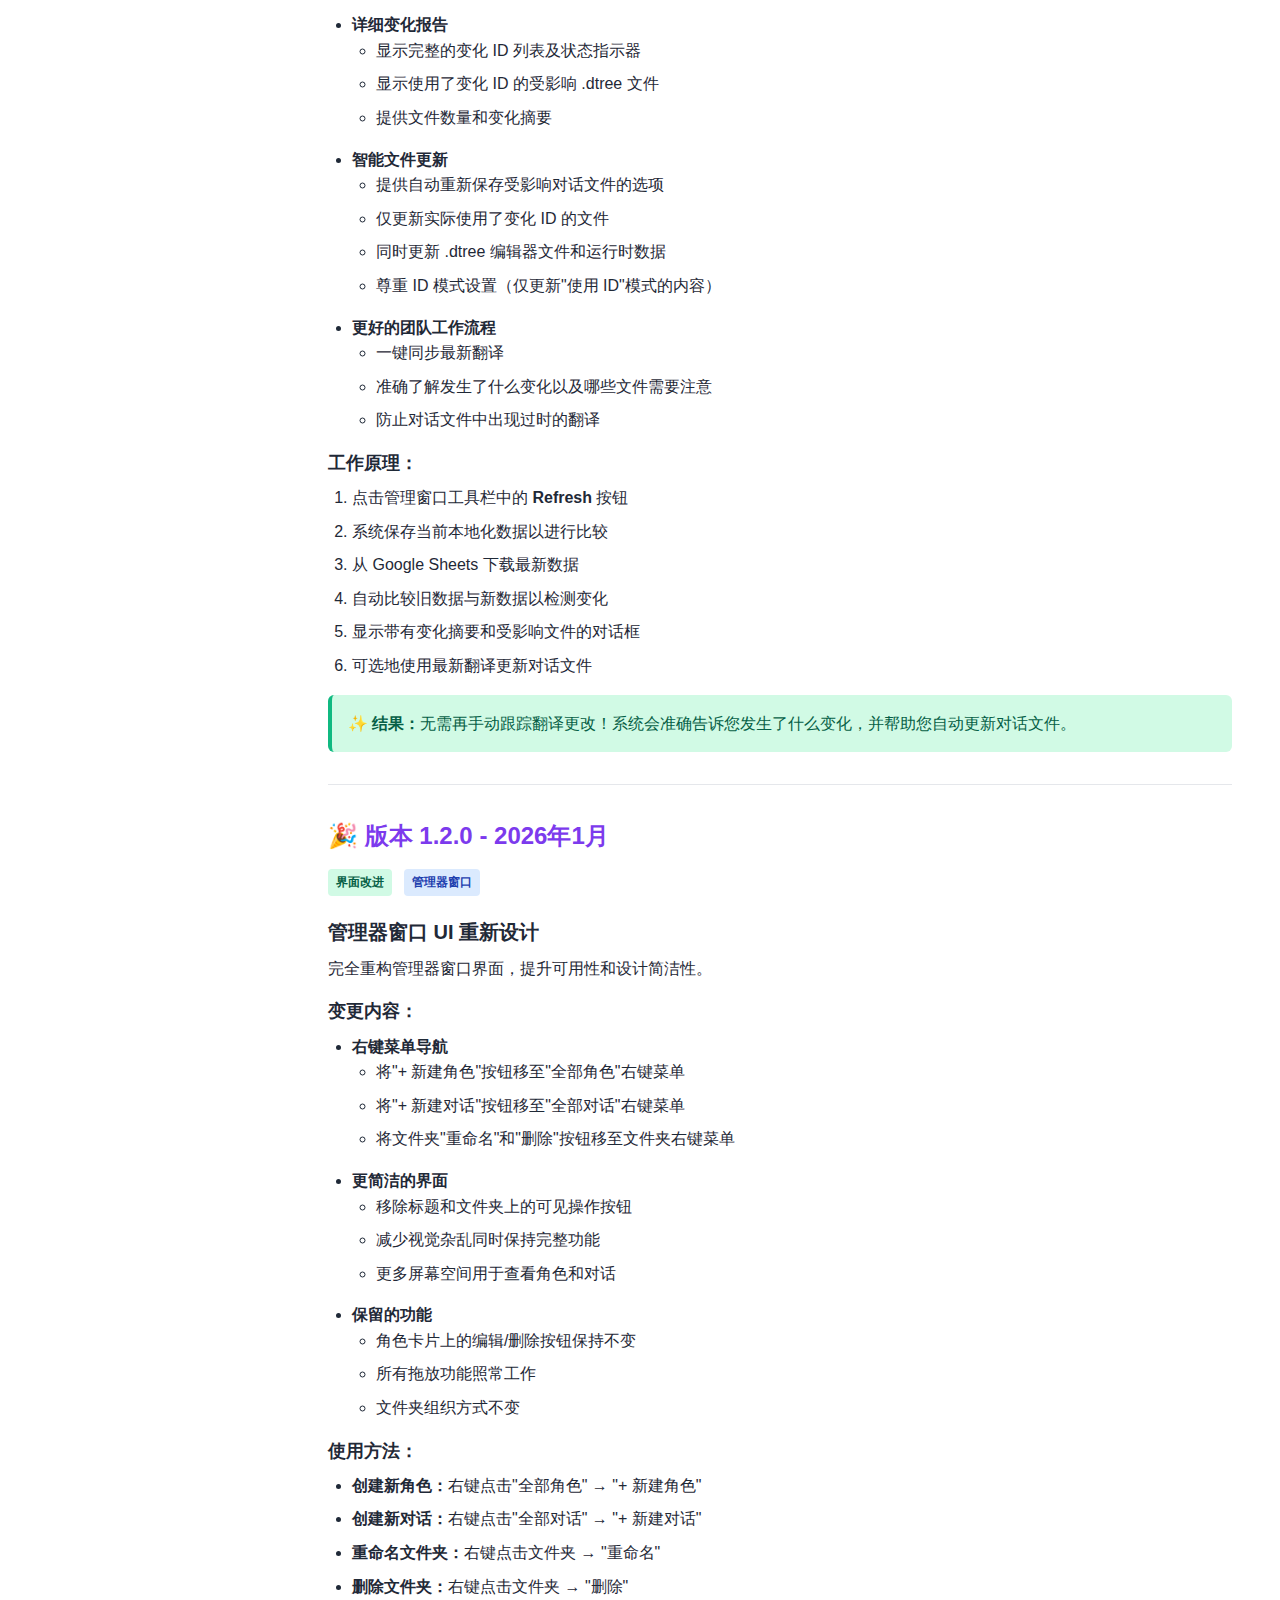
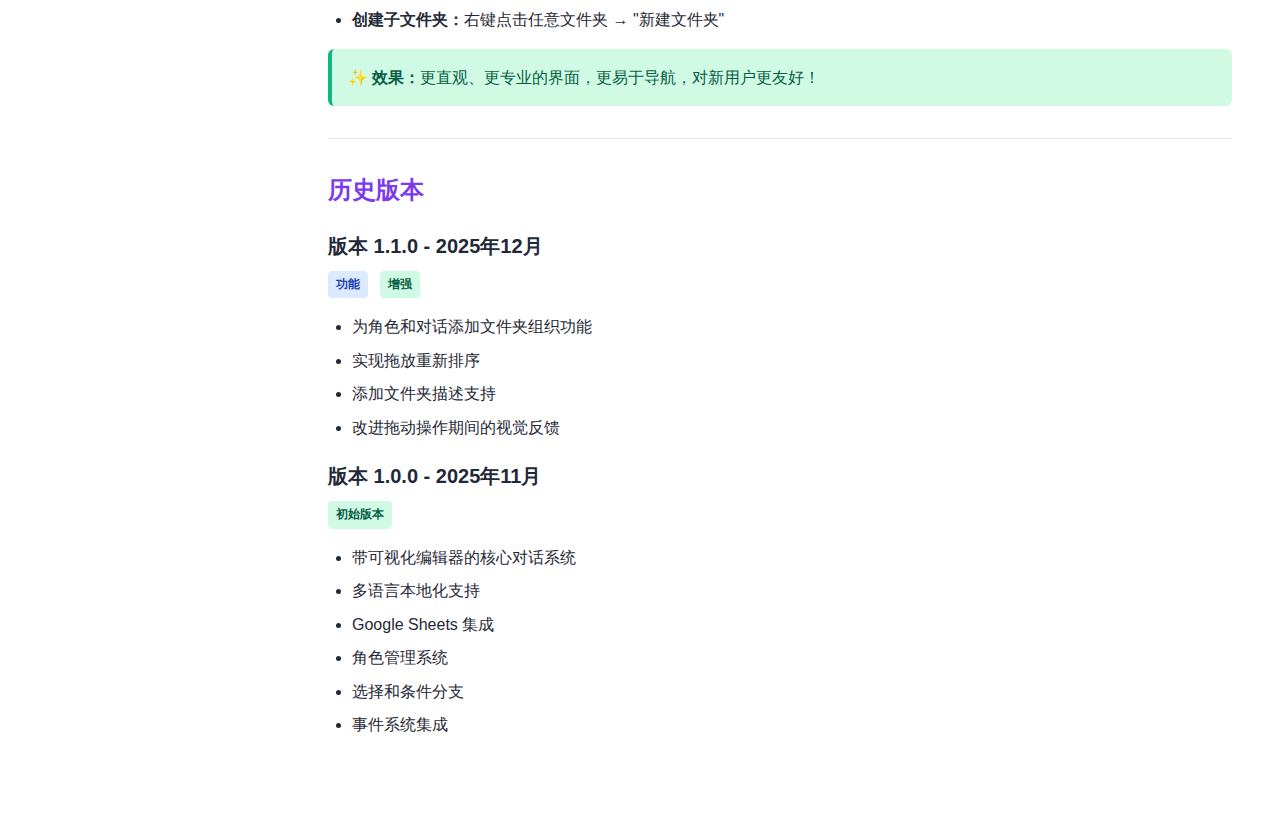
<file: index-zh.html>
<!DOCTYPE html>
<html lang="zh">
<head>
    <meta charset="UTF-8">
    <meta name="viewport" content="width=device-width, initial-scale=1.0">
    <title>对话系统文档 - 中文</title>
    <link rel="stylesheet" href="styles.css">
</head>
<body>
    <!-- Header -->
    <header>
        <button class="mobile-menu-btn" onclick="toggleSidebar()">☰</button>
        <a href="#" class="logo">对话系统文档</a>
        <div class="header-right">
            <a href="index-en.html" class="lang-switch">English</a>
        </div>
    </header>

    <!-- Sidebar -->
    <nav class="sidebar" id="sidebar">
        <div class="nav-section">
            <div class="nav-title">快速开始</div>
            <a href="#features" class="nav-link">功能特性</a>
            <a href="#quick-start" class="nav-link">快速开始</a>
            
            <div class="nav-title">核心</div>
            <a href="#core-components" class="nav-link">核心组件</a>
            <a href="#localization" class="nav-link">本地化系统</a>
            <a href="#dialogue-editor" class="nav-link">对话树编辑器</a>
            <a href="#manager-window" class="nav-link">管理器窗口</a>
            
            <div class="nav-title">高级</div>
            <a href="#advanced" class="nav-link">高级功能</a>
            <a href="#api" class="nav-link">API 参考</a>
            <a href="#best-practices" class="nav-link">最佳实践</a>
            <a href="#faq" class="nav-link">常见问题</a>
            
            <div class="nav-title">资源</div>
            <a href="#updates" class="nav-link">更新日志</a>
        </div>
    </nav>

    <!-- Main Content -->
    <main class="main">
        <div class="content">
            <section id="intro">
                <h1>🎮 对话系统 & 本地化</h1>
                <p>一个功能完整的 Unity 对话系统，支持可视化对话树编辑、多语言本地化、条件分支、选项系统和事件触发。</p>
            </section>

            <section id="features">
                <h2>功能特性</h2>
                
                <h3>对话系统</h3>
                <ul>
                    <li><strong>可视化对话树编辑器</strong> - 节点式对话流程设计</li>
                    <li><strong>分支对话</strong> - 支持玩家选择和多分支剧情</li>
                    <li><strong>条件判断</strong> - 基于游戏状态的动态对话流程</li>
                    <li><strong>事件系统</strong> - 在对话过程中触发游戏事件</li>
                    <li><strong>角色管理</strong> - 统一管理对话角色和头像</li>
                    <li><strong>打字机效果</strong> - 可自定义速度的文字显示动画</li>
                </ul>

                <h3>本地化系统</h3>
                <ul>
                    <li><strong>多语言支持</strong> - English / 中文 / 日本語</li>
                    <li><strong>Google Sheets 集成</strong> - 从云端表格导入翻译</li>
                    <li><strong>自动 Fallback</strong> - 缺失翻译时自动降级显示</li>
                    <li><strong>字体切换</strong> - 根据语言自动切换字体</li>
                    <li><strong>双模式</strong> - 支持本地编辑和在线管理</li>
                </ul>
            </section>

            <section id="quick-start">
                <h2>快速开始</h2>
                
                <p>通过这个5分钟教程，快速设置并运行你的第一个对话系统！</p>

                <div class="step-box">
                    <h5>步骤 1: 打开管理器窗口</h5>
                    <p>在Unity编辑器中，通过顶部菜单栏访问对话系统管理器：</p>
                    <pre><code>Unity 菜单 → Tools → Dialogue System → Manager Window</code></pre>
                    <p>管理器窗口将打开，显示角色管理、对话树列表和本地化设置。</p>
                </div>

                <div class="step-box">
                    <h5>步骤 2: 选择本地化模式</h5>
                    <p>对话系统支持两种文本管理方式。根据你的项目需求选择：</p>
                    
                    <h6><strong>📝 选项 A: 本地模式（推荐新手）</strong></h6>
                    <div class="alert alert-info">
                        <strong>最适合：</strong>快速原型开发、小型项目、学习系统
                    </div>
                    <ul>
                        <li>✅ 直接在对话树编辑器中输入各语言文本</li>
                        <li>✅ 无需外部工具或配置</li>
                        <li>✅ 立即看到效果</li>
                        <li>✅ 完美用于测试和演示</li>
                    </ul>
                    <p><strong>使用方法：</strong>在对话节点中设置 <code>useContentId = false</code>，然后直接输入文本。</p>
                    
                    <h6><strong>🌐 选项 B: 在线模式（推荐团队）</strong></h6>
                    <div class="alert alert-info">
                        <strong>最适合：</strong>大型项目、团队协作、专业翻译管理
                    </div>
                    <ul>
                        <li>✅ 使用 Google Sheets 集中管理所有翻译</li>
                        <li>✅ 翻译人员无需访问 Unity</li>
                        <li>✅ 易于批量更新和版本控制</li>
                        <li>✅ 支持协作工作流程</li>
                    </ul>
                    <p><strong>使用方法：</strong>在对话节点中设置 <code>useContentId = true</code>，并引用Google Sheets中的ID。</p>
                    
                    <div class="alert alert-success">
                        <strong>💡 专业提示：</strong>两种模式可以在同一项目中混合使用！主要剧情用在线模式，测试内容用本地模式。
                    </div>

                    <p><strong>设置Google Sheets（仅在线模式需要）：</strong></p>
                    <ol>
                        <li>创建Google Sheets，按格式设置：<code>ID,中文,English,日本語</code></li>
                        <li>发布为CSV（文件 → 共享 → 发布到网络 → CSV格式）</li>
                        <li>在管理器窗口顶部粘贴CSV URL</li>
                        <li>点击 <strong>Load</strong> 按钮加载翻译数据</li>
                    </ol>
                    <p>详细的Google Sheets设置说明请参见<a href="#localization">本地化系统</a>章节。</p>
                </div>

                <div class="step-box">
                    <h5>步骤 3: 创建角色</h5>
                    <p>角色代表对话中的说话者。让我们创建你的第一个角色：</p>
                    <ol>
                        <li>在管理器窗口的 <strong>"全部角色"</strong> 标题上 <strong>右键点击</strong></li>
                        <li>选择 <strong>"+ 新建角色"</strong></li>
                        <li>配置角色属性：
                            <ul>
                                <li><strong>角色ID：</strong>内部标识符（如 "knight", "merchant"）</li>
                                <li><strong>显示名称：</strong>
                                    <ul>
                                        <li><em>本地模式：</em>直接输入各语言的名称</li>
                                        <li><em>在线模式：</em>勾选"使用名称ID"并输入Google Sheets中的ID</li>
                                    </ul>
                                </li>
                                <li><strong>头像：</strong>输入Resources文件夹中的资源路径（如 "Characters/Knight"）</li>
                                <li><strong>是玩家：</strong>如果是玩家角色则勾选（用于UI区分）</li>
                            </ul>
                        </li>
                        <li>点击 <strong>保存</strong> 完成</li>
                    </ol>
                    
                    <div class="alert alert-warning">
                        <strong>⚠️ 重要：</strong>头像资源必须放在Assets/Resources文件夹下才能在运行时加载！
                    </div>
                </div>

                <div class="step-box">
                    <h5>步骤 4: 创建对话树</h5>
                    <p>对话树定义了对话的流程和分支。创建你的第一个对话：</p>
                    <ol>
                        <li>在管理器窗口的 <strong>"全部对话"</strong> 标题上 <strong>右键点击</strong></li>
                        <li>选择 <strong>"+ 新建对话"</strong></li>
                        <li>选择保存位置并输入文件名（如 "Chapter1_Intro"）</li>
                        <li>新的 .dtree 文件将被创建</li>
                        <li><strong>双击</strong>对话文件在对话树编辑器中打开</li>
                    </ol>
                    
                    <p><strong>在对话树编辑器中：</strong></p>
                    <ul>
                        <li><strong>添加节点：</strong>右键空白处 → Create Node</li>
                        <li><strong>编辑节点：</strong>点击节点配置内容、角色、选项</li>
                        <li><strong>连接节点：</strong>从节点输出端口拖线到下一个节点的输入端口</li>
                        <li><strong>添加选项：</strong>点击节点内的"+ Add Choice"按钮</li>
                        <li><strong>导出：</strong>完成编辑后点击工具栏的 <strong>Export</strong> 按钮生成JSON</li>
                    </ul>
                    
                    <div class="alert alert-info">
                        <strong>💡 提示：</strong>导出会在同一目录生成 .json 文件，这是游戏运行时实际使用的文件。
                    </div>
                </div>

                <div class="step-box">
                    <h5>步骤 5: 在场景中使用</h5>
                    <p>现在让对话在游戏中运行起来！</p>
                    
                    <h6><strong>A. 添加DialogueController到场景</strong></h6>
                    <ol>
                        <li>将 <code>DialogueController</code> 预制体拖入场景</li>
                        <li>确保场景中有Canvas（对话UI需要）</li>
                    </ol>
                    
                    <h6><strong>B. 在代码中触发对话</strong></h6>
                    <p>创建一个脚本来启动对话（例如在NPC交互时）：</p>
                    <pre><code>using UnityEngine;

public class NPCInteraction : MonoBehaviour
{
    [Header("对话配置")]
    [SerializeField] private TextAsset dialogueJsonFile;  // 在Inspector中拖入导出的JSON
    
    private void OnTriggerEnter2D(Collider2D other)
    {
        if (other.CompareTag("Player"))
        {
            StartDialogue();
        }
    }
    
    private void StartDialogue()
    {
        // 加载对话数据
        DialogueController.instance.LoadDialogueFromFile(dialogueJsonFile);
        
        // 开始对话
        DialogueController.instance.StartDialogue();
    }
}</code></pre>

                    <h6><strong>C. 测试对话</strong></h6>
                    <ol>
                        <li>将导出的JSON文件拖入脚本的 <code>dialogueJsonFile</code> 字段</li>
                        <li>运行场景</li>
                        <li>触发对话（如靠近NPC）</li>
                        <li>使用 <strong>空格键</strong> 或 <strong>鼠标点击</strong> 推进对话</li>
                    </ol>
                </div>

                <div class="alert alert-success">
                    <strong>🎉 完成！</strong>你已经创建了第一个对话系统。接下来可以：
                    <ul>
                        <li>添加更多角色和对话分支</li>
                        <li>使用选项创建玩家选择</li>
                        <li>添加条件判断实现动态对话</li>
                        <li>配置事件触发器改变游戏状态</li>
                    </ul>
                    查看<a href="#dialogue-editor">对话树编辑器</a>和<a href="#advanced">高级功能</a>了解更多！
                </div>
            </section>

            <section id="manager-window">
                <h2>管理器窗口使用指南</h2>
                
                <p>管理器窗口是管理对话系统的中央枢纽。通过 <code>Tools → Dialogue System → Manager Window</code> 访问</p>

                <h3>工具栏功能</h3>
                
                <h4>刷新按钮</h4>
                <p><strong>Refresh（刷新）</strong>按钮会重新加载所有数据并检测 Google Sheets 的变化。</p>
                
                <div class="alert alert-info">
                    <strong>刷新功能：</strong>
                    <ul>
                        <li>✅ 重新加载本地对话文件和角色库</li>
                        <li>✅ 从 Google Sheets 下载最新翻译</li>
                        <li>✅ 自动检测 ID 变化（新增、修改或删除）</li>
                        <li>✅ 显示详细的变化报告和受影响的对话文件</li>
                        <li>✅ 提供自动更新受影响的 .dtree 文件选项</li>
                    </ul>
                </div>

                <h5>何时使用刷新</h5>
                <ul>
                    <li><strong>更新 Google Sheets 后：</strong>将最新翻译重新加载到 Unity 中</li>
                    <li><strong>团队协作时：</strong>同步其他团队成员所做的更改</li>
                    <li><strong>添加新 ID 后：</strong>检测新添加的角色名称或对话文本</li>
                    <li><strong>质量检查：</strong>验证哪些文件受到翻译更改的影响</li>
                </ul>

                <h5>变化检测报告</h5>
                <p>当刷新检测到变化时，会显示对话框包含：</p>
                <ul>
                    <li><strong>变化的 ID 列表：</strong>显示哪些 ID 被添加、修改或删除</li>
                    <li><strong>受影响的文件：</strong>列出所有使用了变化 ID 的 .dtree 文件</li>
                    <li><strong>更新选项：</strong>询问是否要自动重新保存受影响的文件</li>
                </ul>

                <div class="alert alert-success">
                    <strong>💡 最佳实践：</strong>在对 Google Sheets 进行重大更改后点击刷新，以保持 Unity 项目同步！
                </div>

                <h3>如何使用右键菜单</h3>
                <ul>
                    <li><strong>创建角色：</strong>右键"全部角色" → "+ New Character"</li>
                    <li><strong>创建对话：</strong>右键"全部对话" → "+ New Dialogue"</li>
                    <li><strong>重命名文件夹：</strong>右键文件夹 → "Rename"</li>
                    <li><strong>删除文件夹：</strong>右键文件夹 → "Delete"</li>
                    <li><strong>创建子文件夹：</strong>右键任意文件夹 → "New Folder"</li>
                </ul>
            </section>

            <section id="updates">
                <h2>📋 更新日志</h2>
                
                <div class="alert alert-info">
                    及时了解对话系统的最新功能、改进和错误修复。
                </div>

                <h3>🎉 版本 1.3.0 - 2026年1月</h3>
                <p><span class="badge badge-success">新功能</span> <span class="badge badge-info">管理窗口</span></p>

                <h4>增强的刷新功能与变化检测</h4>
                <p>刷新按钮现在可以自动检测并报告来自 Google Sheets 本地化数据的变化。</p>

                <h5>新功能：</h5>
                <ul>
                    <li>
                        <strong>自动变化检测</strong>
                        <ul>
                            <li>检测添加到 Google Sheets 的新 ID</li>
                            <li>识别修改的翻译（任何语言的变化）</li>
                            <li>标记不再存在于电子表格中的已删除 ID</li>
                        </ul>
                    </li>
                    <li>
                        <strong>详细变化报告</strong>
                        <ul>
                            <li>显示完整的变化 ID 列表及状态指示器</li>
                            <li>显示使用了变化 ID 的受影响 .dtree 文件</li>
                            <li>提供文件数量和变化摘要</li>
                        </ul>
                    </li>
                    <li>
                        <strong>智能文件更新</strong>
                        <ul>
                            <li>提供自动重新保存受影响对话文件的选项</li>
                            <li>仅更新实际使用了变化 ID 的文件</li>
                            <li>同时更新 .dtree 编辑器文件和运行时数据</li>
                            <li>尊重 ID 模式设置（仅更新"使用 ID"模式的内容）</li>
                        </ul>
                    </li>
                    <li>
                        <strong>更好的团队工作流程</strong>
                        <ul>
                            <li>一键同步最新翻译</li>
                            <li>准确了解发生了什么变化以及哪些文件需要注意</li>
                            <li>防止对话文件中出现过时的翻译</li>
                        </ul>
                    </li>
                </ul>

                <h5>工作原理：</h5>
                <ol>
                    <li>点击管理窗口工具栏中的 <strong>Refresh</strong> 按钮</li>
                    <li>系统保存当前本地化数据以进行比较</li>
                    <li>从 Google Sheets 下载最新数据</li>
                    <li>自动比较旧数据与新数据以检测变化</li>
                    <li>显示带有变化摘要和受影响文件的对话框</li>
                    <li>可选地使用最新翻译更新对话文件</li>
                </ol>

                <div class="alert alert-success">
                    <strong>✨ 结果：</strong>无需再手动跟踪翻译更改！系统会准确告诉您发生了什么变化，并帮助您自动更新对话文件。
                </div>

                <hr style="margin: 2rem 0; border: 0; border-top: 1px solid var(--border-color);">

                <h3>🎉 版本 1.2.0 - 2026年1月</h3>
                <p><span class="badge badge-success">界面改进</span> <span class="badge badge-info">管理器窗口</span></p>

                <h4>管理器窗口 UI 重新设计</h4>
                <p>完全重构管理器窗口界面，提升可用性和设计简洁性。</p>

                <h5>变更内容：</h5>
                <ul>
                    <li>
                        <strong>右键菜单导航</strong>
                        <ul>
                            <li>将"+ 新建角色"按钮移至"全部角色"右键菜单</li>
                            <li>将"+ 新建对话"按钮移至"全部对话"右键菜单</li>
                            <li>将文件夹"重命名"和"删除"按钮移至文件夹右键菜单</li>
                        </ul>
                    </li>
                    <li>
                        <strong>更简洁的界面</strong>
                        <ul>
                            <li>移除标题和文件夹上的可见操作按钮</li>
                            <li>减少视觉杂乱同时保持完整功能</li>
                            <li>更多屏幕空间用于查看角色和对话</li>
                        </ul>
                    </li>
                    <li>
                        <strong>保留的功能</strong>
                        <ul>
                            <li>角色卡片上的编辑/删除按钮保持不变</li>
                            <li>所有拖放功能照常工作</li>
                            <li>文件夹组织方式不变</li>
                        </ul>
                    </li>
                </ul>

                <h5>使用方法：</h5>
                <ul>
                    <li><strong>创建新角色：</strong>右键点击"全部角色" → "+ 新建角色"</li>
                    <li><strong>创建新对话：</strong>右键点击"全部对话" → "+ 新建对话"</li>
                    <li><strong>重命名文件夹：</strong>右键点击文件夹 → "重命名"</li>
                    <li><strong>删除文件夹：</strong>右键点击文件夹 → "删除"</li>
                    <li><strong>创建子文件夹：</strong>右键点击任意文件夹 → "新建文件夹"</li>
                </ul>

                <div class="alert alert-success">
                    <strong>✨ 效果：</strong>更直观、更专业的界面，更易于导航，对新用户更友好！
                </div>

                <hr style="margin: 2rem 0; border: 0; border-top: 1px solid var(--border-color);">

                <h3>历史版本</h3>

                <h4>版本 1.1.0 - 2025年12月</h4>
                <p><span class="badge badge-info">功能</span> <span class="badge badge-success">增强</span></p>
                <ul>
                    <li>为角色和对话添加文件夹组织功能</li>
                    <li>实现拖放重新排序</li>
                    <li>添加文件夹描述支持</li>
                    <li>改进拖动操作期间的视觉反馈</li>
                </ul>

                <h4>版本 1.0.0 - 2025年11月</h4>
                <p><span class="badge badge-success">初始版本</span></p>
                <ul>
                    <li>带可视化编辑器的核心对话系统</li>
                    <li>多语言本地化支持</li>
                    <li>Google Sheets 集成</li>
                    <li>角色管理系统</li>
                    <li>选择和条件分支</li>
                    <li>事件系统集成</li>
                </ul>
            </section>
        </div>
    </main>

    <!-- Back to Top Button -->
    <div class="back-to-top" id="backToTop" onclick="scrollToTop()">↑</div>

    <script src="script.js"></script>
</body>
</html>
</file>
<file: styles.css>
* {
    margin: 0;
    padding: 0;
    box-sizing: border-box;
}

:root {
    --primary-color: #2563eb;
    --secondary-color: #7c3aed;
    --bg-color: #ffffff;
    --text-color: #1f2937;
    --code-bg: #f3f4f6;
    --border-color: #e5e7eb;
    --sidebar-width: 280px;
    --header-height: 60px;
}

body {
    font-family: -apple-system, BlinkMacSystemFont, 'Segoe UI', Roboto, 'Helvetica Neue', Arial, sans-serif;
    line-height: 1.6;
    color: var(--text-color);
    background: var(--bg-color);
}

/* Header */
header {
    position: fixed;
    top: 0;
    left: 0;
    right: 0;
    height: var(--header-height);
    background: white;
    border-bottom: 1px solid var(--border-color);
    display: flex;
    align-items: center;
    padding: 0 2rem;
    z-index: 1000;
    box-shadow: 0 1px 3px rgba(0, 0, 0, 0.1);
}

.logo {
    font-size: 1.25rem;
    font-weight: 700;
    color: var(--primary-color);
    text-decoration: none;
}

.header-right {
    margin-left: auto;
    display: flex;
    gap: 1rem;
    align-items: center;
}

.lang-switch {
    padding: 0.5rem 1rem;
    border: 1px solid var(--border-color);
    border-radius: 6px;
    background: white;
    cursor: pointer;
    font-size: 0.875rem;
    transition: all 0.2s;
    text-decoration: none;
    color: var(--text-color);
}

.lang-switch:hover {
    border-color: var(--primary-color);
    color: var(--primary-color);
}

/* Sidebar */
.sidebar {
    position: fixed;
    top: var(--header-height);
    left: 0;
    width: var(--sidebar-width);
    height: calc(100vh - var(--header-height));
    background: #f9fafb;
    border-right: 1px solid var(--border-color);
    overflow-y: auto;
    padding: 2rem 0;
}

.nav-section {
    margin-bottom: 1.5rem;
}

.nav-title {
    padding: 0 1.5rem;
    font-size: 0.75rem;
    font-weight: 600;
    text-transform: uppercase;
    color: #6b7280;
    margin-bottom: 0.5rem;
}

.nav-link {
    display: block;
    padding: 0.5rem 1.5rem;
    color: var(--text-color);
    text-decoration: none;
    font-size: 0.875rem;
    transition: all 0.2s;
}

.nav-link:hover {
    background: #e5e7eb;
    color: var(--primary-color);
}

.nav-link.active {
    background: #dbeafe;
    color: var(--primary-color);
    font-weight: 500;
    border-right: 3px solid var(--primary-color);
}

/* Main Content */
.main {
    margin-left: var(--sidebar-width);
    margin-top: var(--header-height);
    padding: 3rem;
    max-width: 1200px;
}

.content section {
    margin-bottom: 3rem;
    scroll-margin-top: calc(var(--header-height) + 2rem);
}

h1 {
    font-size: 2.5rem;
    margin-bottom: 1rem;
    color: var(--primary-color);
}

h2 {
    font-size: 2rem;
    margin: 2rem 0 1rem;
    padding-bottom: 0.5rem;
    border-bottom: 2px solid var(--border-color);
}

h3 {
    font-size: 1.5rem;
    margin: 1.5rem 0 0.75rem;
    color: var(--secondary-color);
}

h4 {
    font-size: 1.25rem;
    margin: 1.25rem 0 0.5rem;
}

h5 {
    font-size: 1.1rem;
    margin: 1rem 0 0.5rem;
}

p {
    margin-bottom: 1rem;
}

ul, ol {
    margin-left: 1.5rem;
    margin-bottom: 1rem;
}

li {
    margin-bottom: 0.5rem;
}

/* Code Blocks */
pre {
    background: var(--code-bg);
    border: 1px solid var(--border-color);
    border-radius: 6px;
    padding: 1rem;
    overflow-x: auto;
    margin: 1rem 0;
}

code {
    font-family: 'Monaco', 'Courier New', monospace;
    font-size: 0.875rem;
    background: var(--code-bg);
    padding: 0.2rem 0.4rem;
    border-radius: 3px;
}

pre code {
    background: none;
    padding: 0;
}

/* Tables */
table {
    width: 100%;
    border-collapse: collapse;
    margin: 1rem 0;
}

th, td {
    padding: 0.75rem;
    text-align: left;
    border: 1px solid var(--border-color);
}

th {
    background: #f9fafb;
    font-weight: 600;
}

/* Badges */
.badge {
    display: inline-block;
    padding: 0.25rem 0.5rem;
    border-radius: 4px;
    font-size: 0.75rem;
    font-weight: 600;
    margin-right: 0.5rem;
}

.badge-success {
    background: #d1fae5;
    color: #065f46;
}

.badge-info {
    background: #dbeafe;
    color: #1e40af;
}

.badge-warning {
    background: #fed7aa;
    color: #92400e;
}

/* Alert Boxes */
.alert {
    padding: 1rem;
    border-radius: 6px;
    margin: 1rem 0;
    border-left: 4px solid;
}

.alert-info {
    background: #dbeafe;
    border-color: #2563eb;
    color: #1e3a8a;
}

.alert-warning {
    background: #fef3c7;
    border-color: #f59e0b;
    color: #78350f;
}

.alert-success {
    background: #d1fae5;
    border-color: #10b981;
    color: #065f46;
}

/* Back to Top */
.back-to-top {
    position: fixed;
    bottom: 2rem;
    right: 2rem;
    width: 50px;
    height: 50px;
    background: var(--primary-color);
    color: white;
    border-radius: 50%;
    display: none;
    align-items: center;
    justify-content: center;
    cursor: pointer;
    box-shadow: 0 4px 6px rgba(0, 0, 0, 0.1);
    transition: all 0.3s;
}

.back-to-top:hover {
    transform: translateY(-3px);
    box-shadow: 0 6px 12px rgba(0, 0, 0, 0.15);
}

.back-to-top.show {
    display: flex;
}

/* Responsive */
@media (max-width: 768px) {
    .sidebar {
        transform: translateX(-100%);
        transition: transform 0.3s;
    }

    .sidebar.open {
        transform: translateX(0);
    }

    .main {
        margin-left: 0;
        padding: 1.5rem;
    }

    .mobile-menu-btn {
        display: block;
    }
}

.mobile-menu-btn {
    display: none;
    background: none;
    border: none;
    font-size: 1.5rem;
    cursor: pointer;
    padding: 0.5rem;
}

/* Pros/Cons Lists */
.pros-cons {
    display: grid;
    grid-template-columns: 1fr 1fr;
    gap: 1rem;
    margin: 1rem 0;
}

.pros, .cons {
    padding: 1rem;
    border-radius: 6px;
}

.pros {
    background: #d1fae5;
    border: 1px solid #10b981;
}

.cons {
    background: #fee2e2;
    border: 1px solid #ef4444;
}

@media (max-width: 768px) {
    .pros-cons {
        grid-template-columns: 1fr;
    }
}

/* Step boxes */
.step-box {
    background: #f9fafb;
    border-left: 4px solid var(--primary-color);
    padding: 1rem;
    margin: 1rem 0;
    border-radius: 0 6px 6px 0;
}

.step-box h5 {
    color: var(--primary-color);
    margin-top: 0;
}
</file>
